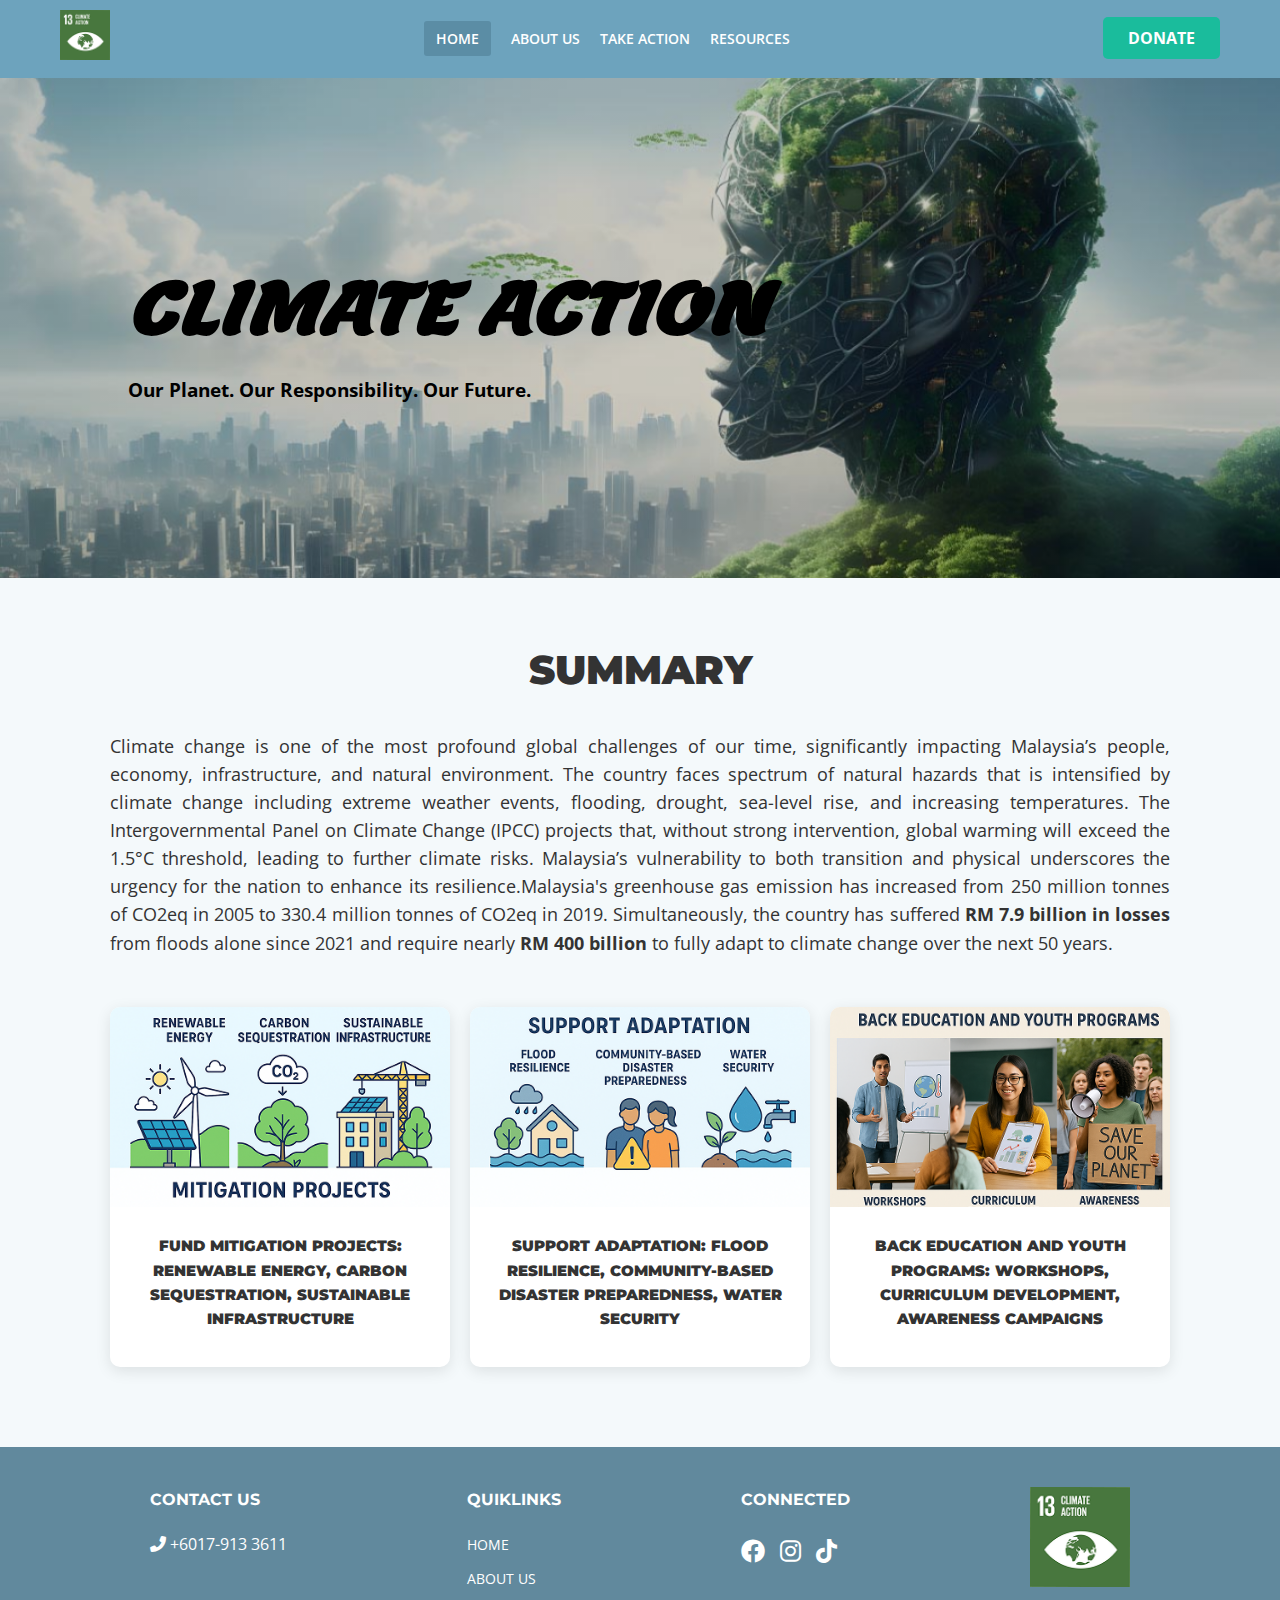
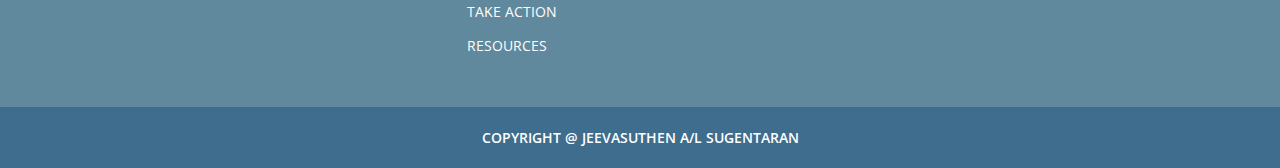
<file: index.html>
<!DOCTYPE html>
<html lang="en">
<head>
    <meta charset="UTF-8">
    <title>Climate Action - Home</title>
    <link rel="stylesheet" href="style.css">
    <link href="https://fonts.googleapis.com/css2?family=Lemon&family=Montserrat:wght@900&family=Open+Sans:wght@400;600&display=swap" rel="stylesheet">
    <link rel="stylesheet" href="https://cdnjs.cloudflare.com/ajax/libs/font-awesome/6.0.0/css/all.min.css">
</head>
<body>

    <header>
        <div class="nav-container">
            <div class="logo"><img src="logo.png" height="50" alt="Logo"></div>
            <nav>
                <ul>
                    <li><a href="index.html" class="active">HOME</a></li>
                    <li><a href="about us.html">ABOUT US</a></li>
                    <li><a href="take-action.html">TAKE ACTION</a></li>
                    <li><a href="resources.html">RESOURCES</a></li>
                </ul>
            </nav>
           <div class="donate-btn"><a href="donate.html">DONATE</a></div>
        </div>
    </header>

    <section class="hero">
        <div class="hero-content">
            <h1>CLIMATE ACTION</h1>
            <p>Our Planet. Our Responsibility. Our Future.</p>
        </div>
    </section>

    <main class="summary-container">
        <h2 class="summary-header">SUMMARY</h2>
        
        <div class="summary-text">
            <p>Climate change is one of the most profound global challenges of our time,  significantly impacting Malaysia’s people, economy, infrastructure, and natural  environment. The country faces spectrum of natural hazards that is intensified by  climate change including extreme weather events, flooding, drought, sea-level rise,  and increasing temperatures. The Intergovernmental Panel on Climate Change  (IPCC) projects that, without strong intervention, global warming will exceed the  1.5°C threshold, leading to further climate risks. Malaysia’s vulnerability to both  transition and physical underscores the urgency for the nation to enhance its  resilience.Malaysia's greenhouse gas emission has increased from 250 million tonnes of CO2eq in 2005 to 330.4 million tonnes of CO2eq in 2019. Simultaneously, the country has suffered <strong>RM 7.9 billion in losses</strong> from floods alone since 2021 and require nearly <strong>RM 400 billion</strong> to fully adapt to climate change over the next 50 years.</p>
        </div>

        <div class="summary-cards">
            <div class="card">
                <img src="mitigation.jpg" alt="Mitigation">
                <h3>Fund mitigation projects: renewable energy, carbon sequestration, sustainable infrastructure</h3>
            </div>
            <div class="card">
                <img src="adaptation.jpg" alt="Adaptation">
                <h3>Support adaptation: flood resilience, community-based disaster preparedness, water security</h3>
            </div>
            <div class="card">
                <img src="youth.jpg" alt="Education">
                <h3>Back education and youth programs: workshops, curriculum development, awareness campaigns</h3>
            </div>
        </div>
    </main>

    <footer>
        <div class="footer-container">
            <div class="footer-col">
                <h4>CONTACT US</h4>
                <p><i class="fas fa-phone-alt"></i> +6017-913 3611</p>
            </div>
            <div class="footer-col">
                <h4>QUIKLINKS</h4>
                <ul>
                    <li><a href="index.html">HOME</a></li>
                    <li><a href="about us.html">ABOUT US</a></li>
                    <li><a href="take-action.html">TAKE ACTION</a></li>
                     <li><a href="resources.html">RESOURCES</a></li>
                </ul>
            </div>
            <div class="footer-col">
                <h4>CONNECTED</h4>
                <div class="social-icons">
                     <a href="https://www.facebook.com"><i class="fab fa-facebook"></i></a>
                    <a href="https://www.instagram.com"><i class="fab fa-instagram"></i></a>
                    <a href="https://www.tiktok.com"><i class="fab fa-tiktok"></i></a>
                </div>
            </div>
            <div class="footer-logo">
                <img src="sdg13-logo.png" width="100" alt="SDG 13">
            </div>
        </div>
    </footer>
    <div class="copyright-bar">
        COPYRIGHT @ JEEVASUTHEN A/L SUGENTARAN
    </div>
<script src="https://code.jquery.com/jquery-3.6.0.min.js"></script> <script src="script.js"></script>
</body>
</html>
</file>
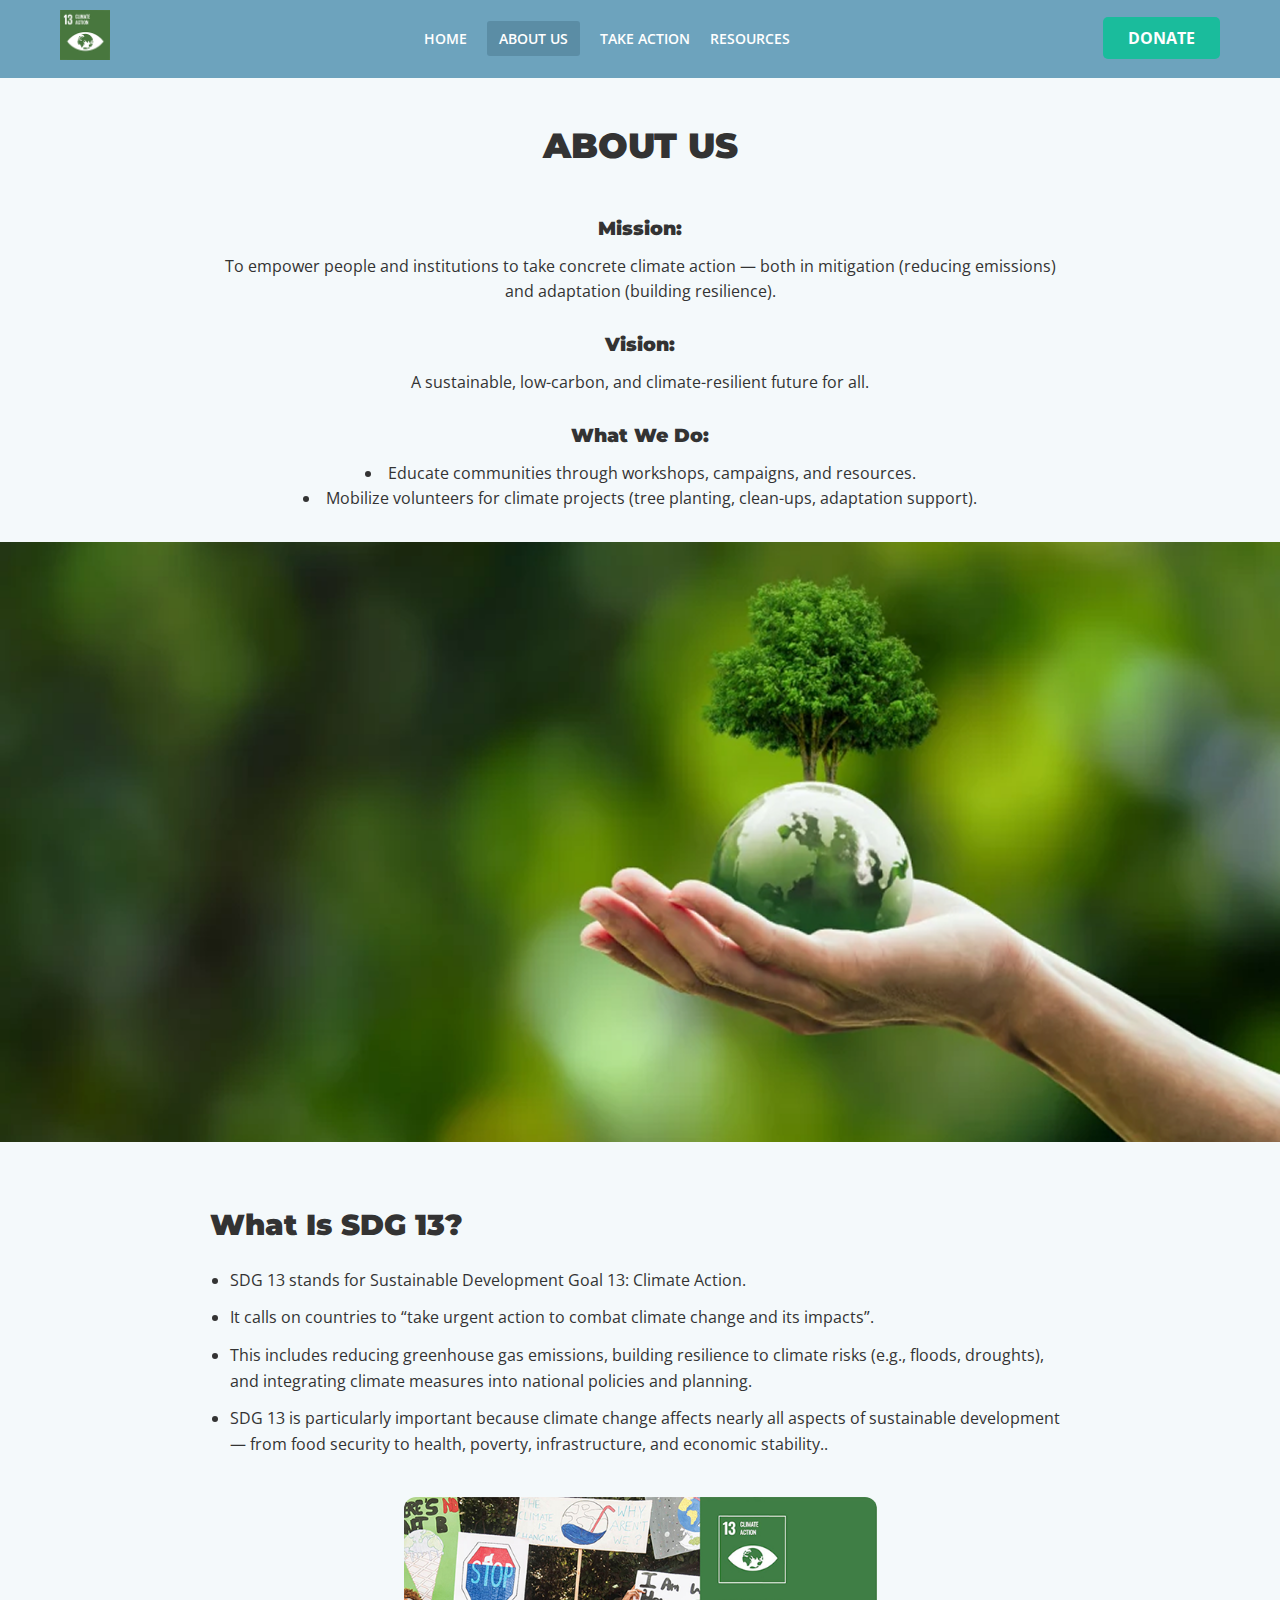
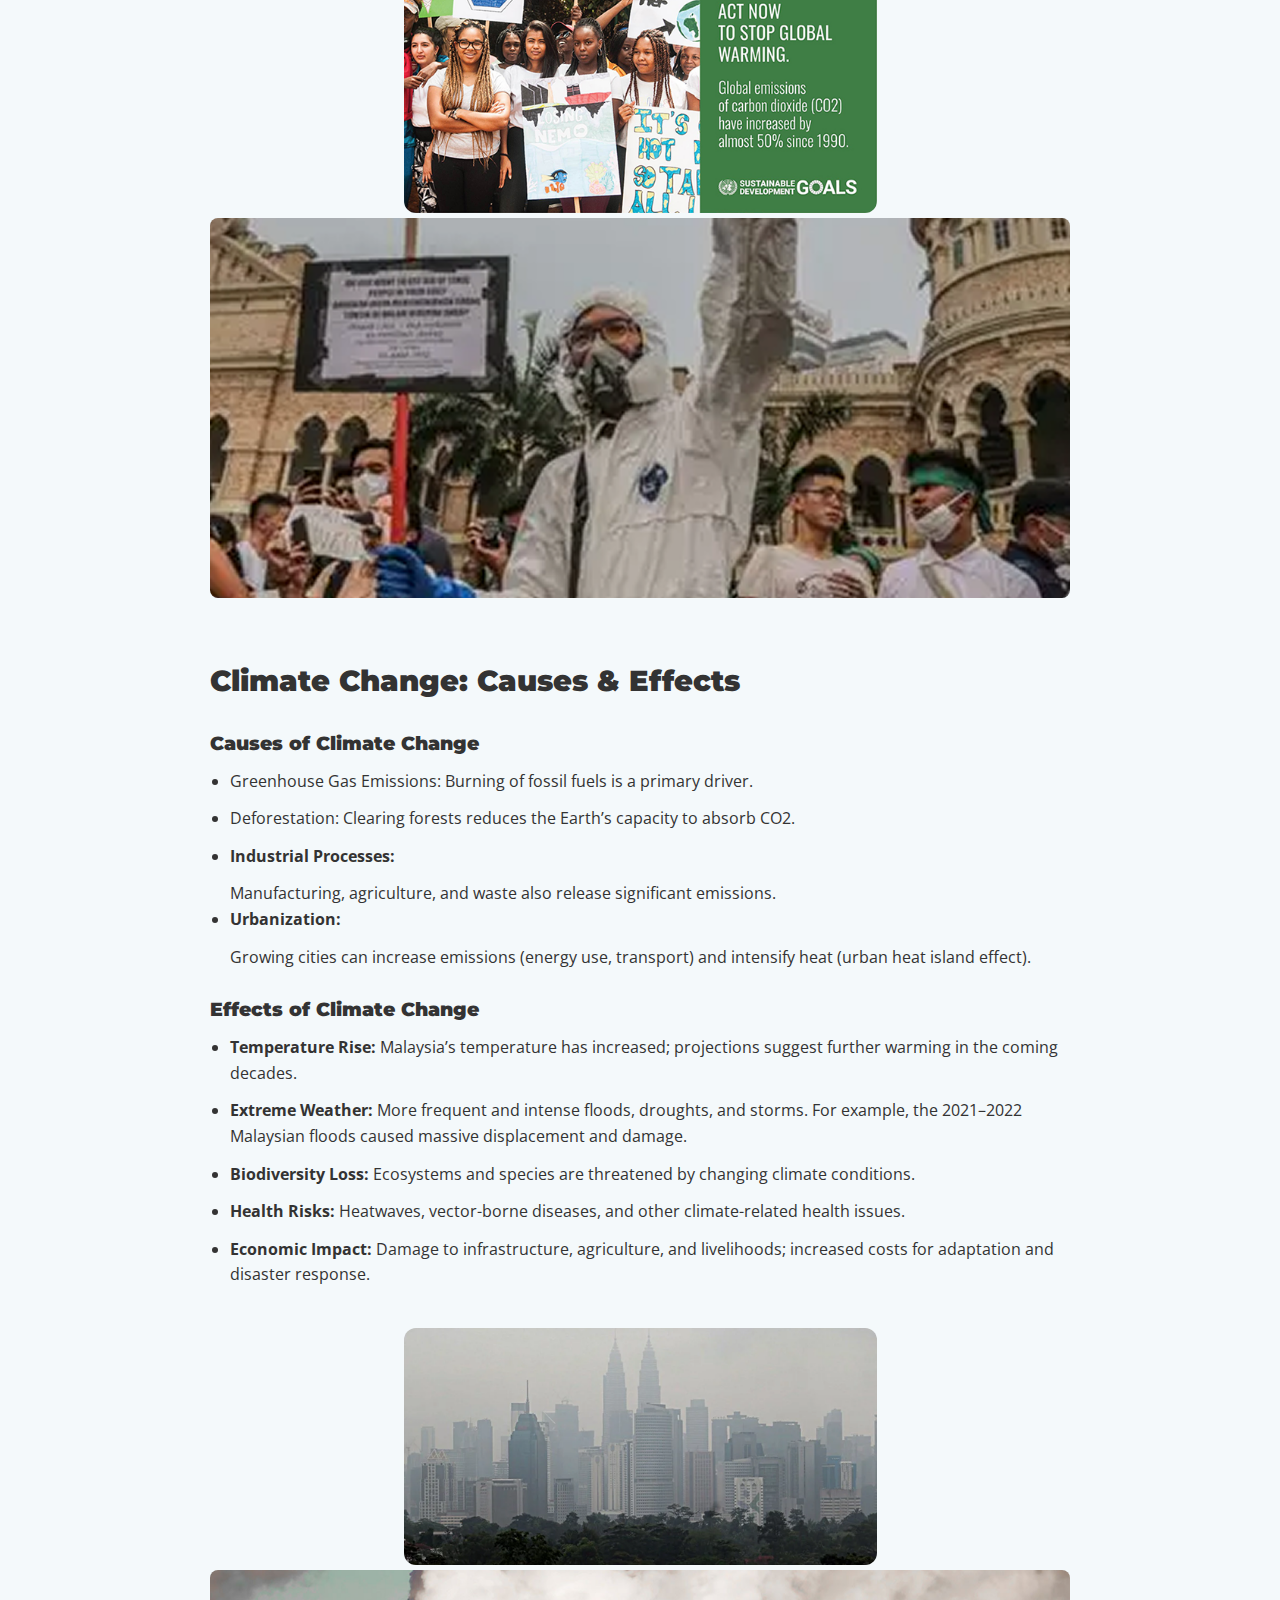
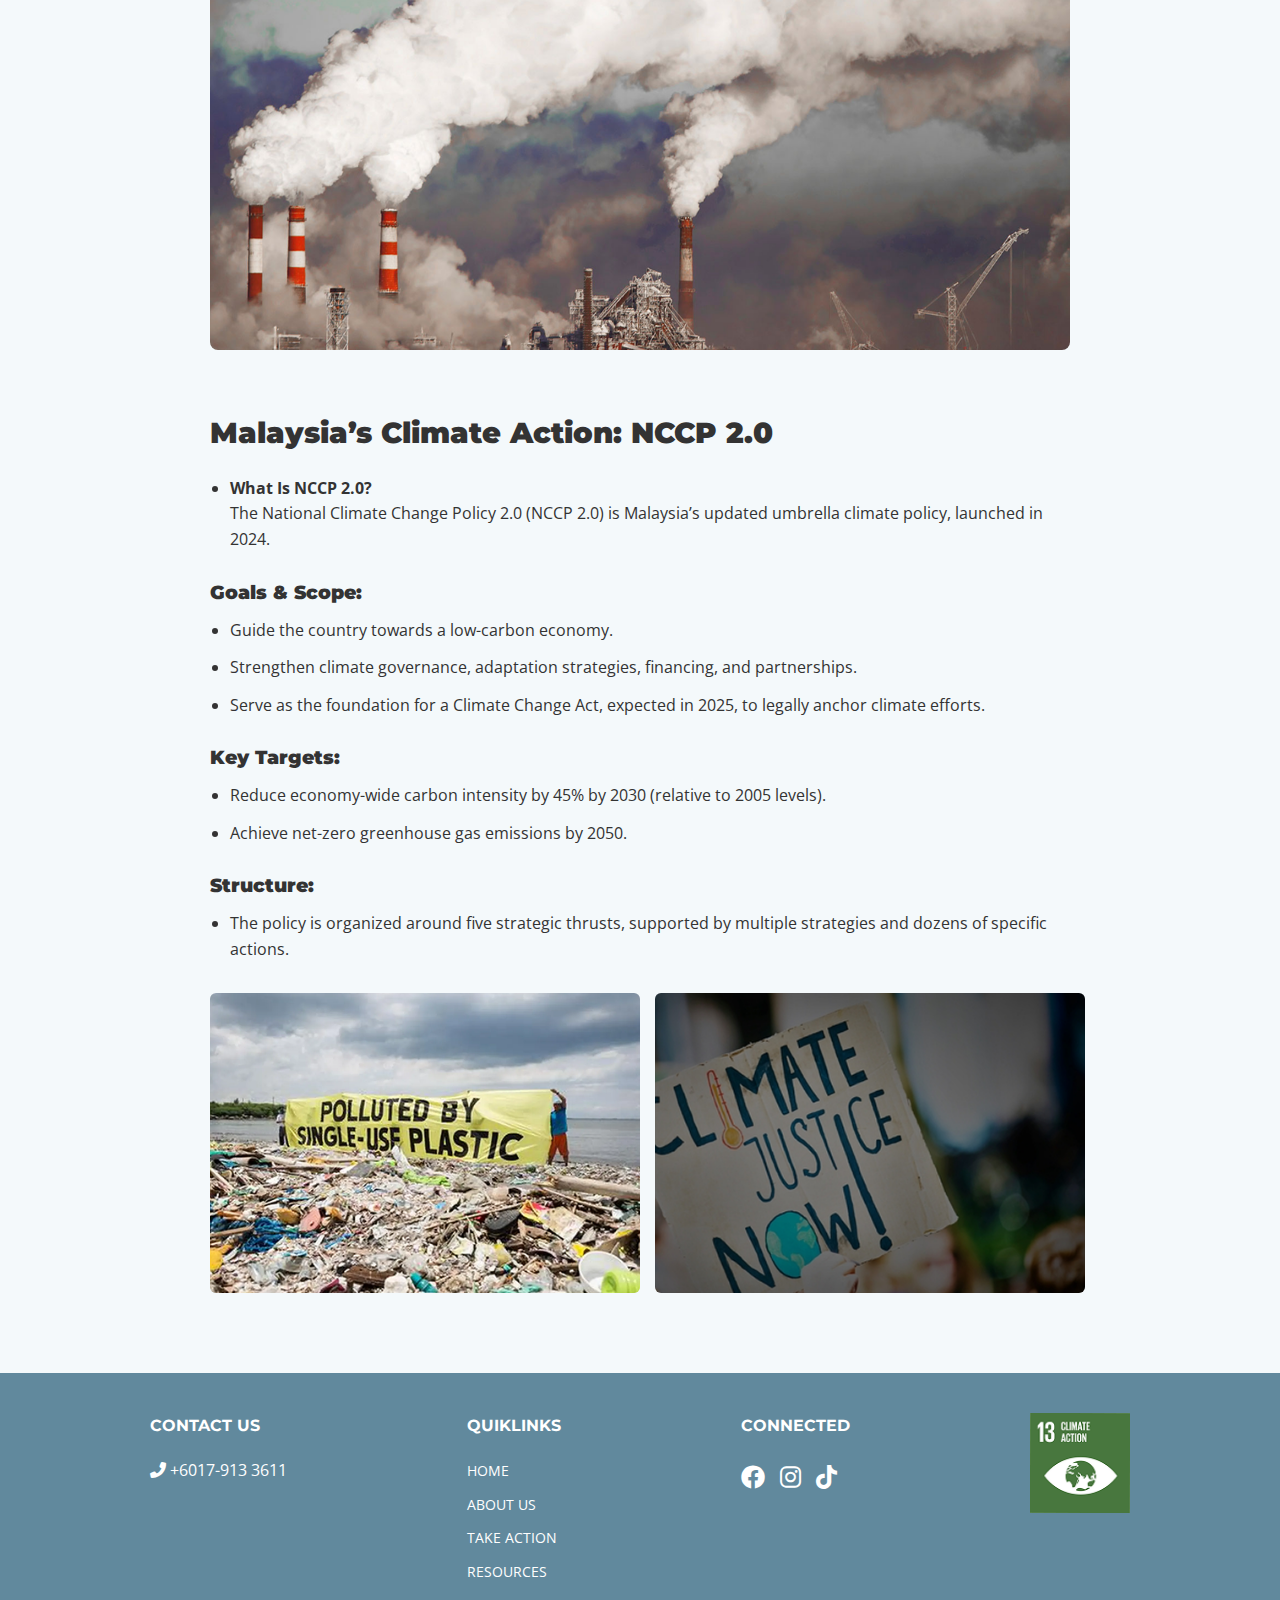
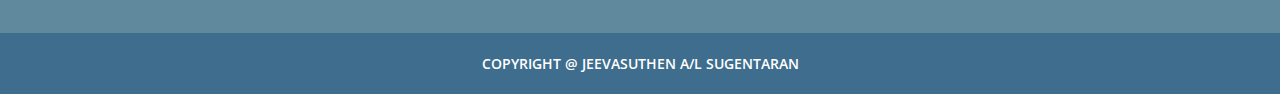
<file: about us.html>
<!DOCTYPE html>
<html lang="en">
<head>
    <meta charset="UTF-8">
    <title>Climate Action - About Us</title>
    <link rel="stylesheet" href="style.css">
    <link href="https://fonts.googleapis.com/css2?family=Montserrat:wght@900&family=Open+Sans:wght@400;600;700&display=swap" rel="stylesheet">
    <link rel="stylesheet" href="https://cdnjs.cloudflare.com/ajax/libs/font-awesome/6.0.0/css/all.min.css">
</head>
<body>

    <header>
        <div class="nav-container">
            <div class="logo"><img src="logo.png" height="50" alt="Logo"></div>
            <nav>
                <ul>
                    <li><a href="index.html">HOME</a></li>
                    <li><a href="about us.html" class="active">ABOUT US</a></li>
                    <li><a href="take-action.html">TAKE ACTION</a></li>
                    <li><a href="resources.html">RESOURCES</a></li>
                </ul>
            </nav>
        <div class="donate-btn"><a href="donate.html">DONATE</a></div>
        </div>
    </header>

    <main class="about-container">
        
        <section class="wireframe-section center-text">
            <h1 class="about-header">ABOUT US</h1>
            <div class="mission-vision">
                <h3>Mission:</h3>
                <p>To empower people and institutions to take concrete climate action — both in mitigation (reducing emissions) and adaptation (building resilience).</p>
                
                <h3>Vision:</h3>
                <p>A sustainable, low-carbon, and climate-resilient future for all.</p>
                
                <h3>What We Do:</h3>
                <ul class="bullet-list-center">
                    <li>Educate communities through workshops, campaigns, and resources.</li>
                    <li>Mobilize volunteers for climate projects (tree planting, clean-ups, adaptation support).</li>
                </ul>
            </div>
            <img src="hands-earth.jpg" class="img-big-fit" alt="Planting for Earth">
        </section>

        <section class="wireframe-section">
            <h2 class="sub-header">What Is SDG 13?</h2>
            <ul class="bullet-list">
                <li>SDG 13 stands for Sustainable Development Goal 13: Climate Action.</li>
                <li>It calls on countries to “take urgent action to combat climate change and its impacts”.</li>
                <li>This includes reducing greenhouse gas emissions, building resilience to climate risks (e.g., floods, droughts), and integrating climate measures into national policies and planning.</li>
                <li>SDG 13 is particularly important because climate change affects nearly all aspects of sustainable development — from food security to health, poverty, infrastructure, and economic stability..</li>
            </ul>
            <img src="protest.jpg" class="img-small-center" alt="Protest Small">
            <img src="activism-group.jpg" class="img-wide-rect" alt="Activists Wide">
        </section>

        <section class="wireframe-section">
            <h2 class="sub-header">Climate Change: Causes & Effects</h2>
            <h3>Causes of Climate Change</h3>
            <ul class="bullet-list">
                <li>Greenhouse Gas Emissions: Burning of fossil fuels is a primary driver.</li>
                <li>Deforestation: Clearing forests reduces the Earth’s capacity to absorb CO2.</li>
                 <li><strong>Industrial Processes:</strong></li>      <p>Manufacturing, agriculture, and waste also release significant emissions.</p>
           
                 <li><strong>Urbanization: </strong></li>
                 <p>Growing cities can increase emissions (energy use, transport) and intensify heat (urban heat island effect).</p>
            </ul>

            <h3 class="mt-20">Effects of Climate Change</h3>
            <ul class="bullet-list">
                <li><strong>Temperature Rise:</strong> Malaysia’s temperature has increased; projections suggest further warming in the coming decades. </li>
                <li><strong>Extreme Weather:</strong> More frequent and intense floods, droughts, and storms. For example, the 2021–2022 Malaysian floods caused massive displacement and damage.</li>
                  <li><strong>Biodiversity Loss:</strong> Ecosystems and species are threatened by changing climate conditions. </li>
                    <li><strong>Health Risks:</strong> Heatwaves, vector-borne diseases, and other climate-related health issues. </li>
                     <li><strong>Economic Impact:</strong> Damage to infrastructure, agriculture, and livelihoods; increased costs for adaptation and disaster response. </li>
            </ul>
            <img src="city-smog.jpg" class="img-small-center" alt="Impact Small">
            <img src="factory-smoke.jpg" class="img-wide-rect" alt="Pollution Wide">
        </section>

        <section class="wireframe-section">
            <h2 class="sub-header">Malaysia’s Climate Action: NCCP 2.0</h2>
            <ul class="bullet-list">
                <li><strong>What Is NCCP 2.0?</strong><br>
                The National Climate Change Policy 2.0 (NCCP 2.0) is Malaysia’s updated umbrella climate policy, launched in 2024.</li>
            </ul>

            <h3>Goals & Scope:</h3>
            <ul class="bullet-list">
                <li>Guide the country towards a low-carbon economy.</li>
                <li>Strengthen climate governance, adaptation strategies, financing, and partnerships.</li>
                <li>Serve as the foundation for a Climate Change Act, expected in 2025, to legally anchor climate efforts.</li>
            </ul>

            <h3>Key Targets:</h3>
            <ul class="bullet-list">
                <li>Reduce economy-wide carbon intensity by 45% by 2030 (relative to 2005 levels).</li>
                <li>Achieve net-zero greenhouse gas emissions by 2050.</li>
            </ul>

            <h3>Structure:</h3>
            <ul class="bullet-list">
                <li>The policy is organized around five strategic thrusts, supported by multiple strategies and dozens of specific actions.</li>
            </ul>

            <div class="image-grid-bottom">
                <img src="pollution.jpg" alt="Polluted Area">
                <img src="justice.jpg" alt="Climate Justice">
            </div>
        </section>
    </main>

    <footer>
        <div class="footer-container">
            <div class="footer-col">
                <h4>CONTACT US</h4>
                <p><i class="fas fa-phone-alt"></i> +6017-913 3611</p>
            </div>
            <div class="footer-col">
                <h4>QUIKLINKS</h4>
                <ul>
                    <li><a href="index.html">HOME</a></li>
                    <li><a href="about us.html">ABOUT US</a></li>
                    <li><a href="take-action.html">TAKE ACTION</a></li>
                     <li><a href="resources.html">RESOURCES</a></li>
                </ul>
            </div>
            <div class="footer-col">
                <h4>CONNECTED</h4>
                <div class="social-icons">
                   <a href="https://www.facebook.com"><i class="fab fa-facebook"></i></a>
                    <a href="https://www.instagram.com"><i class="fab fa-instagram"></i></a>
                    <a href="https://www.tiktok.com"><i class="fab fa-tiktok"></i></a>
                </div>
            </div>
            <div class="footer-logo">
                <img src="sdg13-logo.png" width="100" alt="SDG 13">
            </div>
        </div>
    </footer>
    <div class="copyright-bar">COPYRIGHT @ JEEVASUTHEN A/L SUGENTARAN</div>
    <script src="https://code.jquery.com/jquery-3.6.0.min.js"></script> <script src="script.js"></script>
</body>
</html>
</file>
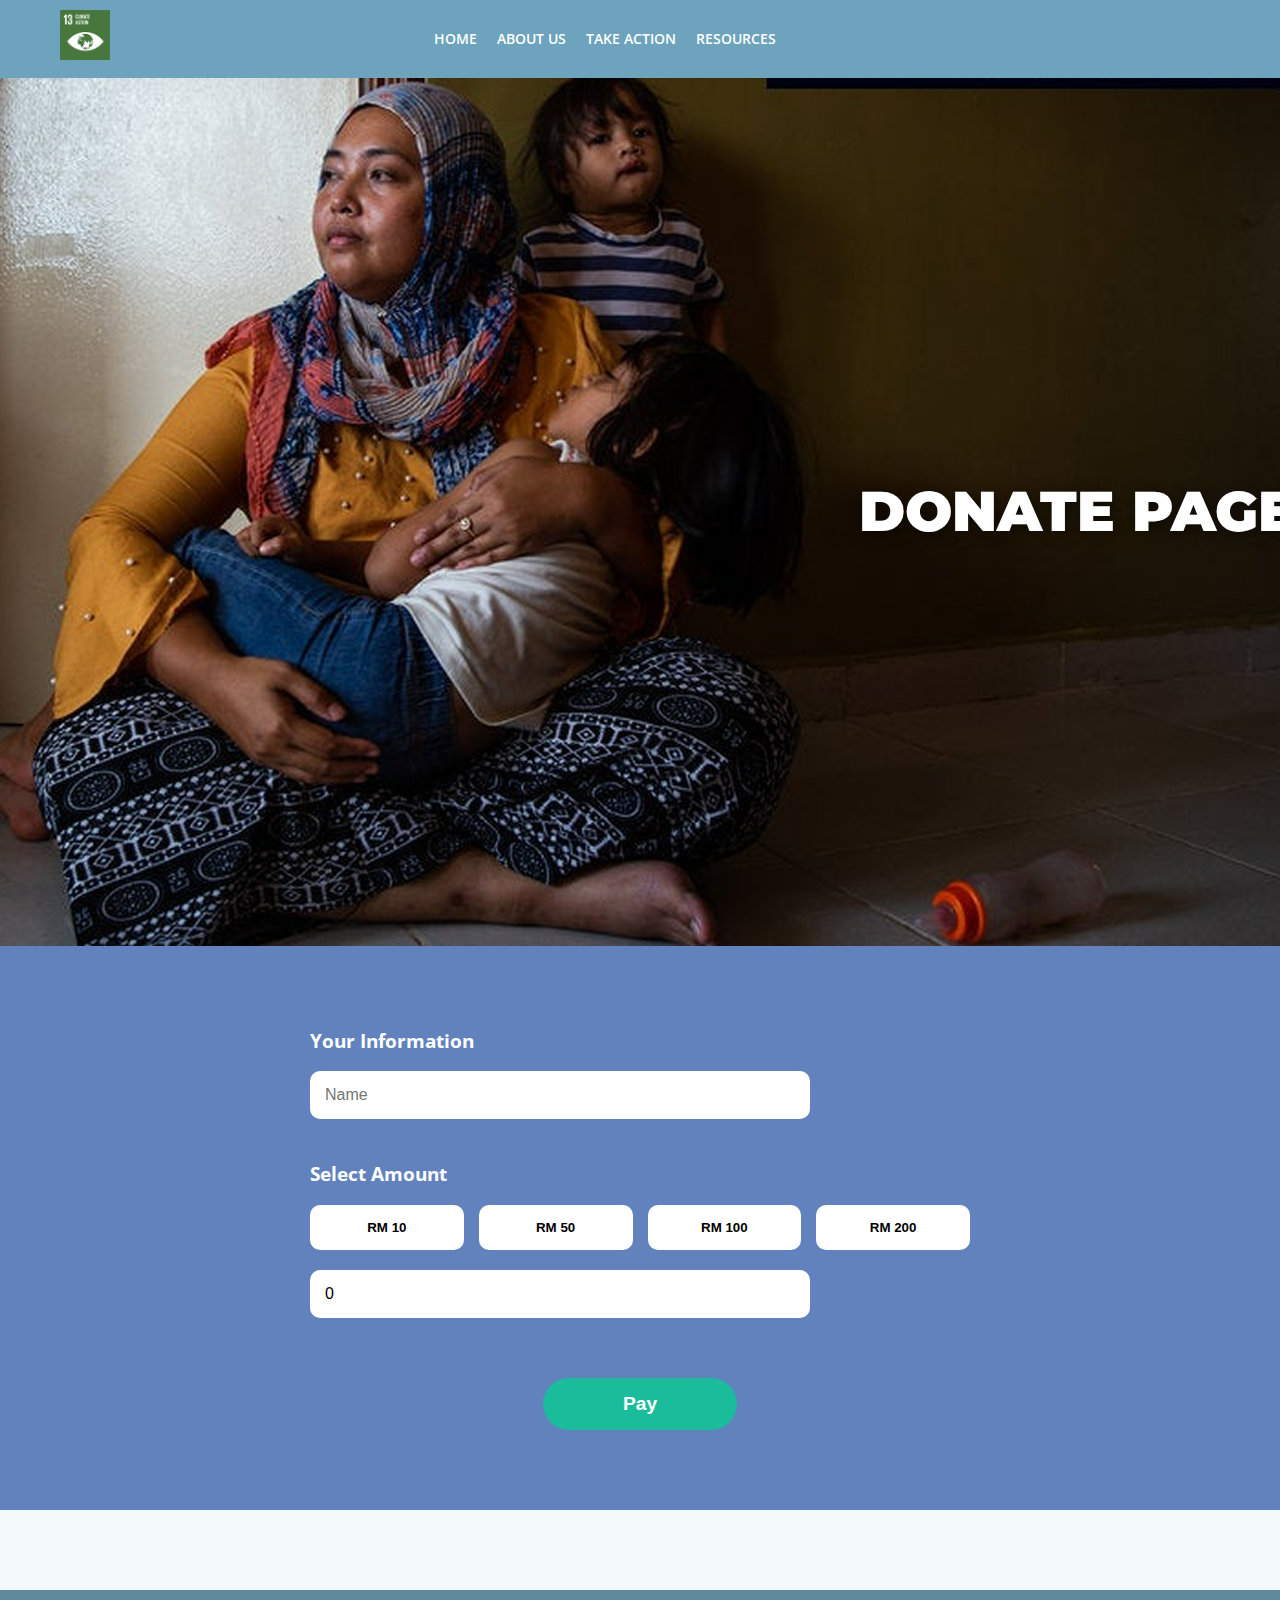
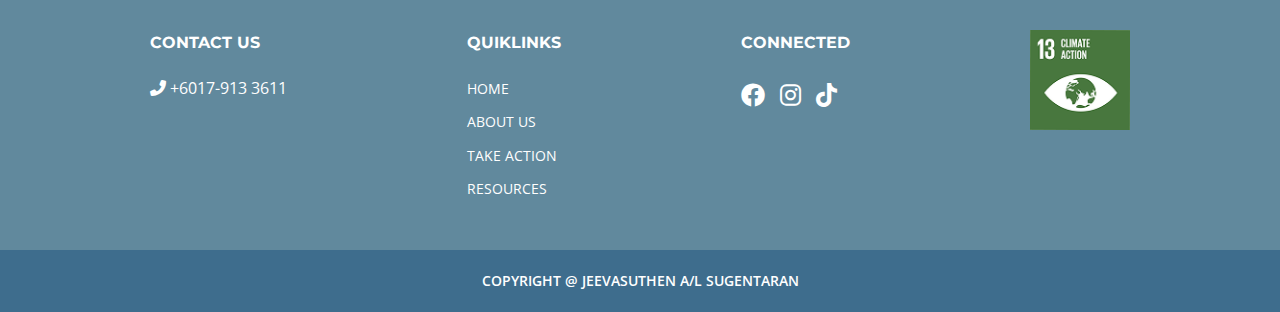
<file: donate.html>
<!DOCTYPE html>
<html lang="en">
<head>
    <meta charset="UTF-8">
    <title>Donate - Climate Action</title>
    <link rel="stylesheet" href="style.css">
    <link href="https://fonts.googleapis.com/css2?family=Montserrat:wght@900&family=Open+Sans:wght@400;600;700&display=swap" rel="stylesheet">
    <link rel="stylesheet" href="https://cdnjs.cloudflare.com/ajax/libs/font-awesome/6.0.0/css/all.min.css">
</head>
<body>

    <header>
        <div class="nav-container">
            <div class="logo"><img src="logo.png" height="50" alt="Logo"></div>
            <nav>
                <ul>
                    <li><a href="index.html">HOME</a></li>
                    <li><a href="about US.html">ABOUT US</a></li>
                    <li><a href="take-action.html">TAKE ACTION</a></li>
                    <li><a href="resources.html">RESOURCES</a></li>
                </ul>
            </nav>
            <div style="width: 120px;"></div>
        </div>
    </header>

    <main class="donate-page-wrapper">
        <div class="donate-hero-container">
            <img src="donate-hero.jpg" class="donate-hero-img" alt="Donate Page Hero">
            <h1 class="donate-hero-title">DONATE PAGE</h1>
        </div>

        <section class="donate-form-section">
            <div class="form-content-box">
                <form id="donationForm">
                    <div class="input-section">
                        <label>Your Information</label>
                        <input type="text" id="userName" placeholder="Name" required>
                    </div>

                    <div class="amount-section">
                        <label>Select Amount</label>
                        <div class="amount-button-grid">
                            <button type="button" class="amount-option" onclick="selectDonateAmount(10)">RM 10</button>
                            <button type="button" class="amount-option" onclick="selectDonateAmount(50)">RM 50</button>
                            <button type="button" class="amount-option" onclick="selectDonateAmount(100)">RM 100</button>
                            <button type="button" class="amount-option" onclick="selectDonateAmount(200)">RM 200</button>
                        </div>
                        
                        <div class="custom-input-box">
                            <input type="number" id="displayAmount" placeholder="CUSTOM AMOUNT" min="0" value="0">
                        </div>
                    </div>

                    <div class="submit-area">
                        <button type="submit" class="pay-now-btn">Pay</button>
                    </div>
                </form>
            </div>
        </section>
    </main>

    <footer>
        <div class="footer-container">
            <div class="footer-col">
                <h4>CONTACT US</h4>
                <p><i class="fas fa-phone-alt"></i> +6017-913 3611</p>
            </div>
            <div class="footer-col">
                <h4>QUIKLINKS</h4>
                <ul>
                    <li><a href="index.html">HOME</a></li>
                    <li><a href="about us.html">ABOUT US</a></li>
                    <li><a href="take-action.html">TAKE ACTION</a></li>
                      <li><a href="resources.html">RESOURCES</a></li>
                </ul>
            </div>
            <div class="footer-col">
                <h4>CONNECTED</h4>
                <div class="social-icons">
       <a href="https://www.facebook.com"><i class="fab fa-facebook"></i></a>
                    <a href="https://www.instagram.com"><i class="fab fa-instagram"></i></a>
                    <a href="https://www.tiktok.com"><i class="fab fa-tiktok"></i></a>
                </div>
            </div>
            <div class="footer-logo">
                <img src="sdg13-logo.png" width="100" alt="SDG 13">
            </div>
        </div>
    </footer>
    <div class="copyright-bar">COPYRIGHT @ JEEVASUTHEN A/L SUGENTARAN</div>

    <script>
        // Function to update the number box when a RM button is clicked
        function selectDonateAmount(amount) {
            document.getElementById('displayAmount').value = amount;
        }

        // Logic for the Pay button
        document.getElementById('donationForm').addEventListener('submit', function(event) {
            event.preventDefault();
            const finalValue = document.getElementById('displayAmount').value;
            const nameValue = document.getElementById('userName').value;

            if (finalValue > 0) {
                alert("Thank you, " + nameValue + "! Your donation of RM " + finalValue + " has been submitted.");
            } else {
                alert("Please enter a donation amount greater than 0.");
            }
        });
    </script>
    <script src="https://code.jquery.com/jquery-3.6.0.min.js"></script> <script src="script.js"></script>
</body>
</html>
</file>
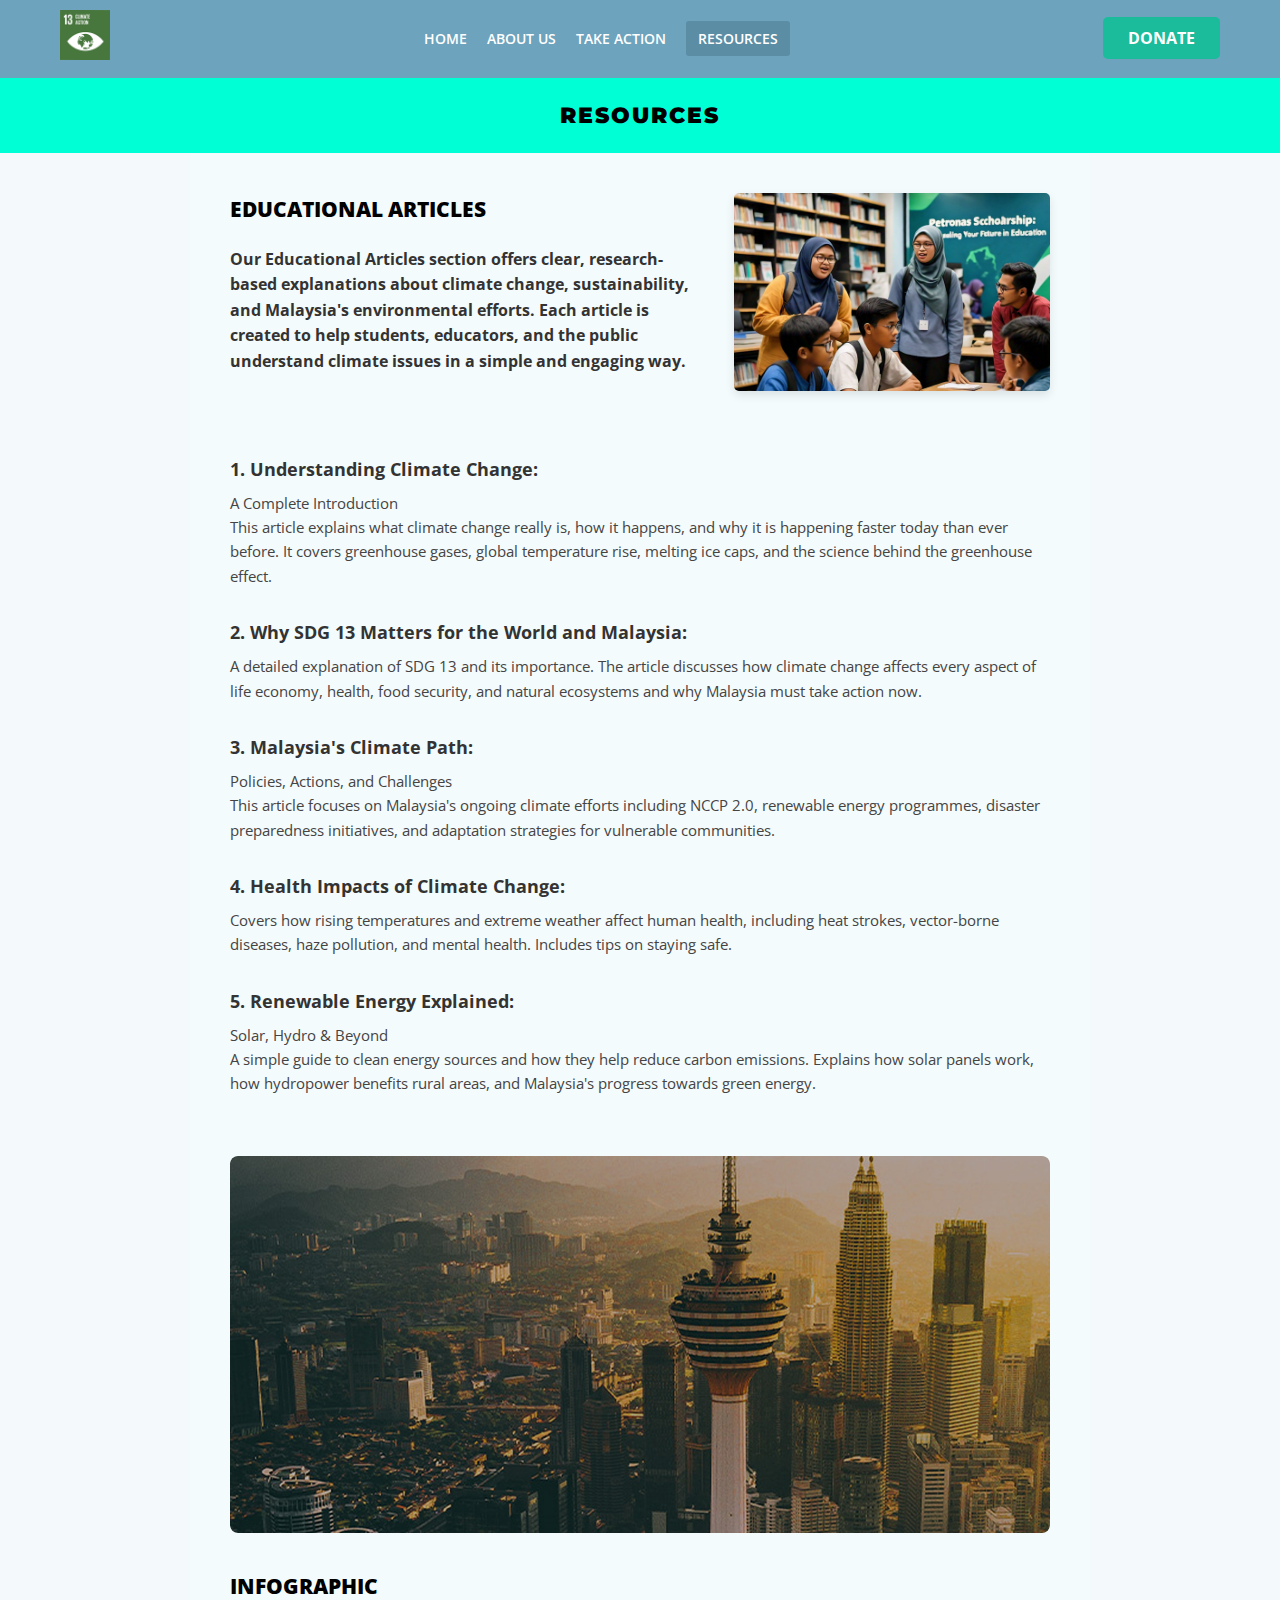
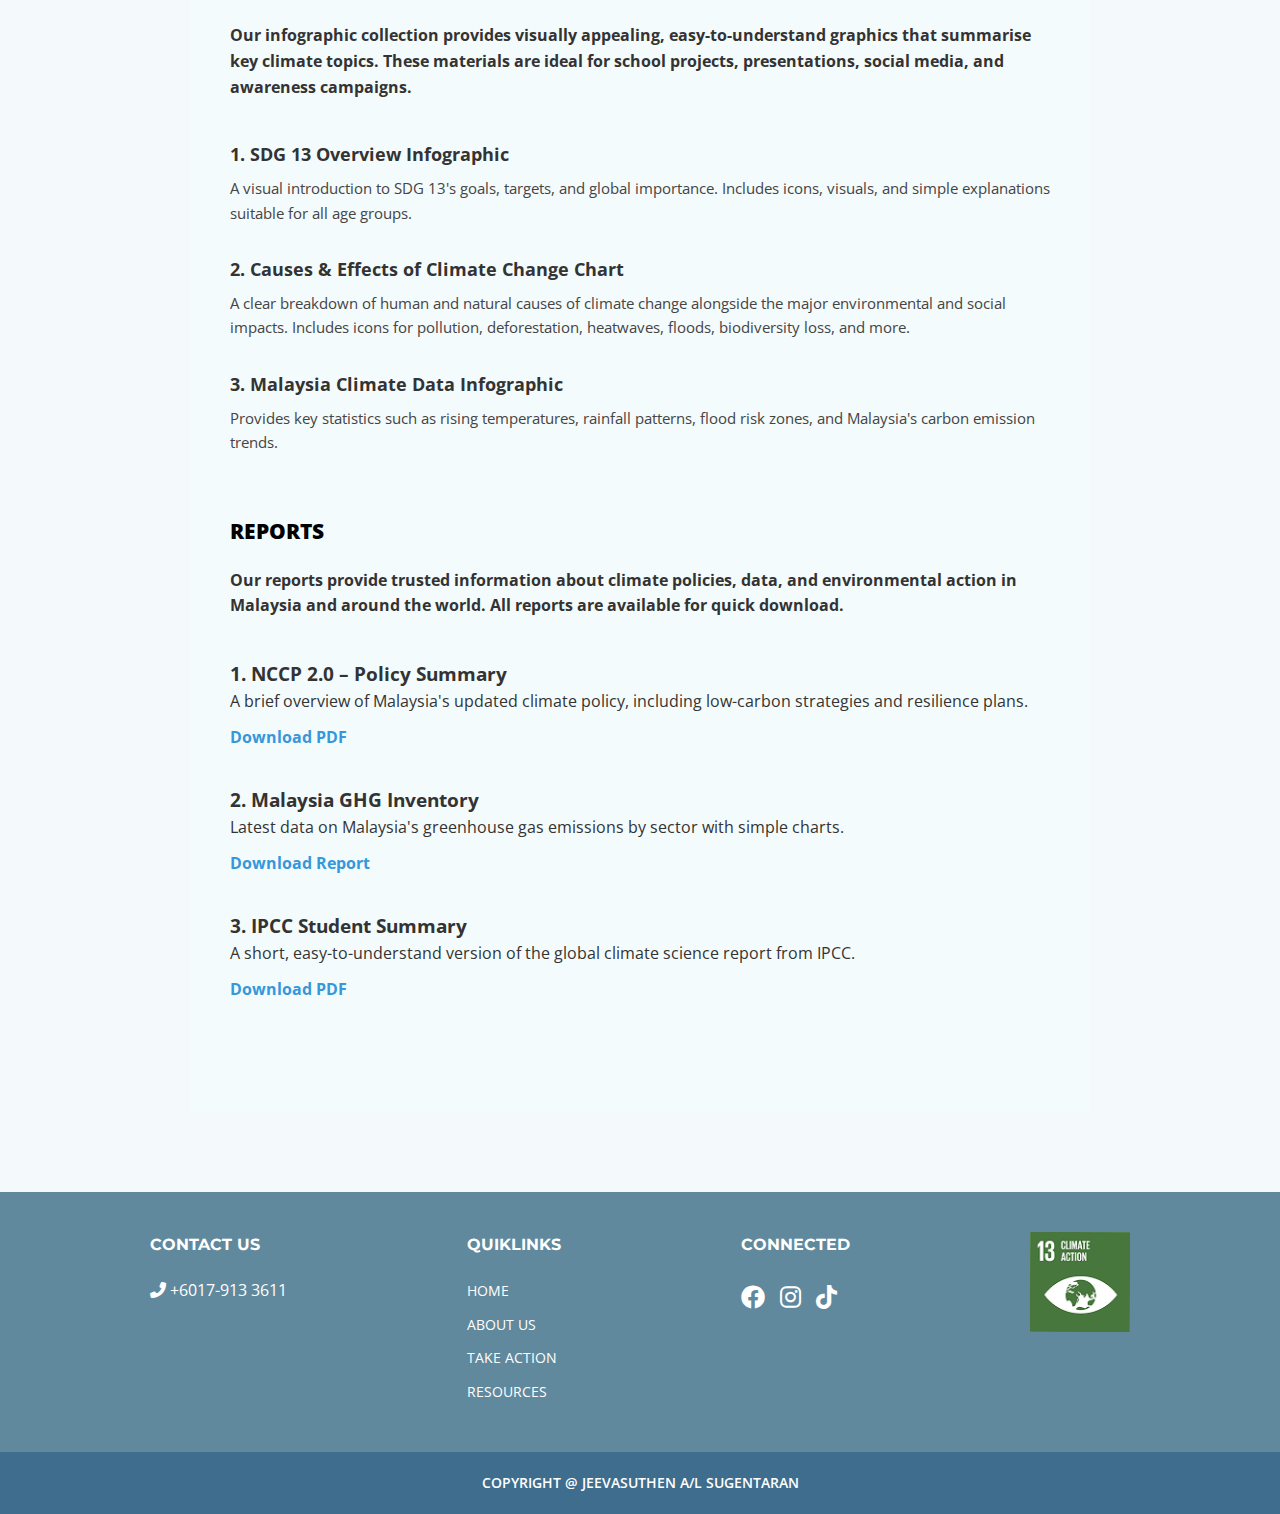
<file: resources.html>
<!DOCTYPE html>
<html lang="en">
<head>
    <meta charset="UTF-8">
    <title>Resources - Climate Action</title>
    <link rel="stylesheet" href="style.css">
    <link href="https://fonts.googleapis.com/css2?family=Montserrat:wght@900&family=Open+Sans:wght@400;600;700&display=swap" rel="stylesheet">
    <link rel="stylesheet" href="https://cdnjs.cloudflare.com/ajax/libs/font-awesome/6.0.0/css/all.min.css">
</head>
<body>

    <header>
        <div class="nav-container">
            <div class="logo"><img src="logo.png" height="50" alt="Logo"></div>
            <nav>
                <ul>
                    <li><a href="index.html">HOME</a></li>
                    <li><a href="about us.html">ABOUT US</a></li>
                    <li><a href="take-action.html">TAKE ACTION</a></li>
                    <li><a href="resources.html" class="active">RESOURCES</a></li>
                </ul>
            </nav>
          <div class="donate-btn"><a href="donate.html">DONATE</a></div>
        </div>
    </header>

    <main class="resources-container">
        
        <div class="page-banner">
            <h1>RESOURCES</h1>
        </div>

        <section class="resource-section">
            <div class="article-intro-flex">
                <div class="article-text">
                    <h2 class="resource-heading">EDUCATIONAL ARTICLES</h2>
                    <p><strong>Our Educational Articles section offers clear, research-based explanations about climate change, sustainability, and Malaysia's environmental efforts. Each article is created to help students, educators, and the public understand climate issues in a simple and engaging way.</strong></p>
                </div>
                <div class="article-img">
                    <img src="students-learning.jpg" alt="Students learning about climate">
                </div>
            </div>

            <div class="article-list">
                <div class="article-item">
                    <h3>1. Understanding Climate Change:</h3>
                    <p>A Complete Introduction<br>
                    This article explains what climate change really is, how it happens, and why it is happening faster today than ever before. It covers greenhouse gases, global temperature rise, melting ice caps, and the science behind the greenhouse effect.</p>
                </div>

                <div class="article-item">
                    <h3>2. Why SDG 13 Matters for the World and Malaysia:</h3>
                    <p>A detailed explanation of SDG 13 and its importance. The article discusses how climate change affects every aspect of life economy, health, food security, and natural ecosystems and why Malaysia must take action now.</p>
                </div>

                <div class="article-item">
                    <h3>3. Malaysia's Climate Path:</h3>
                    <p>Policies, Actions, and Challenges<br>
                    This article focuses on Malaysia's ongoing climate efforts including NCCP 2.0, renewable energy programmes, disaster preparedness initiatives, and adaptation strategies for vulnerable communities.</p>
                </div>

                <div class="article-item">
                    <h3>4. Health Impacts of Climate Change:</h3>
                    <p>Covers how rising temperatures and extreme weather affect human health, including heat strokes, vector-borne diseases, haze pollution, and mental health. Includes tips on staying safe.</p>
                </div>

                <div class="article-item">
                    <h3>5. Renewable Energy Explained:</h3>
                    <p>Solar, Hydro & Beyond<br>
                    A simple guide to clean energy sources and how they help reduce carbon emissions. Explains how solar panels work, how hydropower benefits rural areas, and Malaysia's progress towards green energy.</p>
                </div>
            </div>
        </section>

        <section class="resource-section">
            <img src="kl-cityscape.jpg" class="img-full-resource" alt="KL Cityscape Infographic">
            
            <h2 class="resource-heading">INFOGRAPHIC</h2>
            <p><strong>Our infographic collection provides visually appealing, easy-to-understand graphics that summarise key climate topics. These materials are ideal for school projects, presentations, social media, and awareness campaigns.</strong></p>

            <div class="article-list">
                <div class="article-item">
                    <h3>1. SDG 13 Overview Infographic</h3>
                    <p>A visual introduction to SDG 13's goals, targets, and global importance. Includes icons, visuals, and simple explanations suitable for all age groups.</p>
                </div>
                <div class="article-item">
                    <h3>2. Causes & Effects of Climate Change Chart</h3>
                    <p>A clear breakdown of human and natural causes of climate change alongside the major environmental and social impacts. Includes icons for pollution, deforestation, heatwaves, floods, biodiversity loss, and more.</p>
                </div>
                <div class="article-item">
                    <h3>3. Malaysia Climate Data Infographic</h3>
                    <p>Provides key statistics such as rising temperatures, rainfall patterns, flood risk zones, and Malaysia's carbon emission trends.</p>
                </div>
            </div>
        </section>

        <section class="resource-section">
            <h2 class="resource-heading">REPORTS</h2>
            <p><strong>Our reports provide trusted information about climate policies, data, and environmental action in Malaysia and around the world. All reports are available for quick download.</strong></p>

            <div class="report-list">
                <div class="report-item">
                    <h3>1. NCCP 2.0 – Policy Summary</h3>
                    <p>A brief overview of Malaysia's updated climate policy, including low-carbon strategies and resilience plans.</p>
                    <a href="#" class="download-link">Download PDF</a>
                </div>

                <div class="report-item">
                    <h3>2. Malaysia GHG Inventory</h3>
                    <p>Latest data on Malaysia's greenhouse gas emissions by sector with simple charts.</p>
                    <a href="#" class="download-link">Download Report</a>
                </div>

                <div class="report-item">
                    <h3>3. IPCC Student Summary</h3>
                    <p>A short, easy-to-understand version of the global climate science report from IPCC.</p>
                    <a href="#" class="download-link">Download PDF</a>
                </div>
            </div>
        </section>

    </main>

    <footer>
        <div class="footer-container">
            <div class="footer-col">
                <h4>CONTACT US</h4>
                <p><i class="fas fa-phone-alt"></i> +6017-913 3611</p>
            </div>
            <div class="footer-col">
                <h4>QUIKLINKS</h4>
                <ul>
                    <li><a href="index.html">HOME</a></li>
                    <li><a href="about us.html">ABOUT US</a></li>
                    <li><a href="take-action.html">TAKE ACTION</a></li>
                     <li><a href="resources.html">RESOURCES</a></li>
                </ul>
            </div>
            <div class="footer-col">
                <h4>CONNECTED</h4>
                <div class="social-icons">
                   <a href="https://www.facebook.com"><i class="fab fa-facebook"></i></a>
                    <a href="https://www.instagram.com"><i class="fab fa-instagram"></i></a>
                    <a href="https://www.tiktok.com"><i class="fab fa-tiktok"></i></a>
                </div>
            </div>
            <div class="footer-logo">
                <img src="sdg13-logo.png" width="100" alt="SDG 13">
            </div>
        </div>
    </footer>
    <div class="copyright-bar">COPYRIGHT @ JEEVASUTHEN A/L SUGENTARAN</div>
    <script src="https://code.jquery.com/jquery-3.6.0.min.js"></script> <script src="script.js"></script>
</body>
</html>
</file>
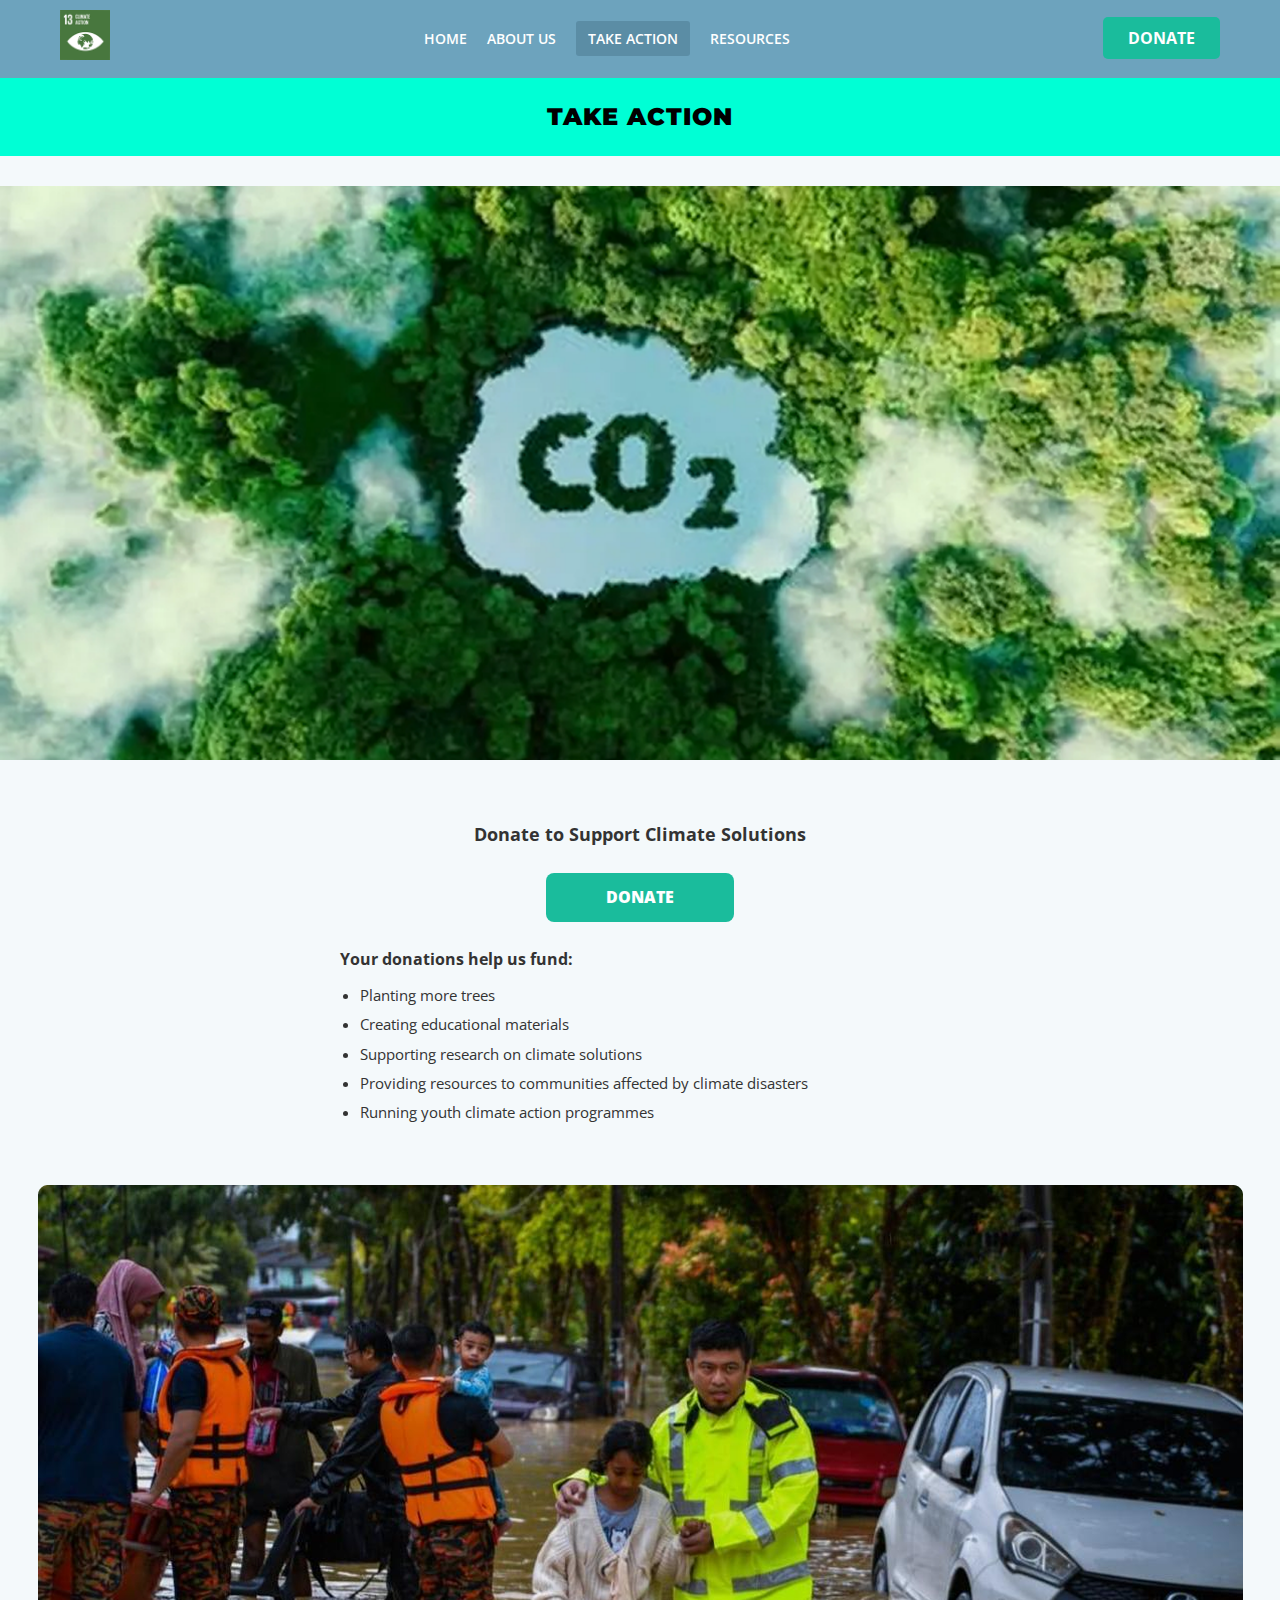
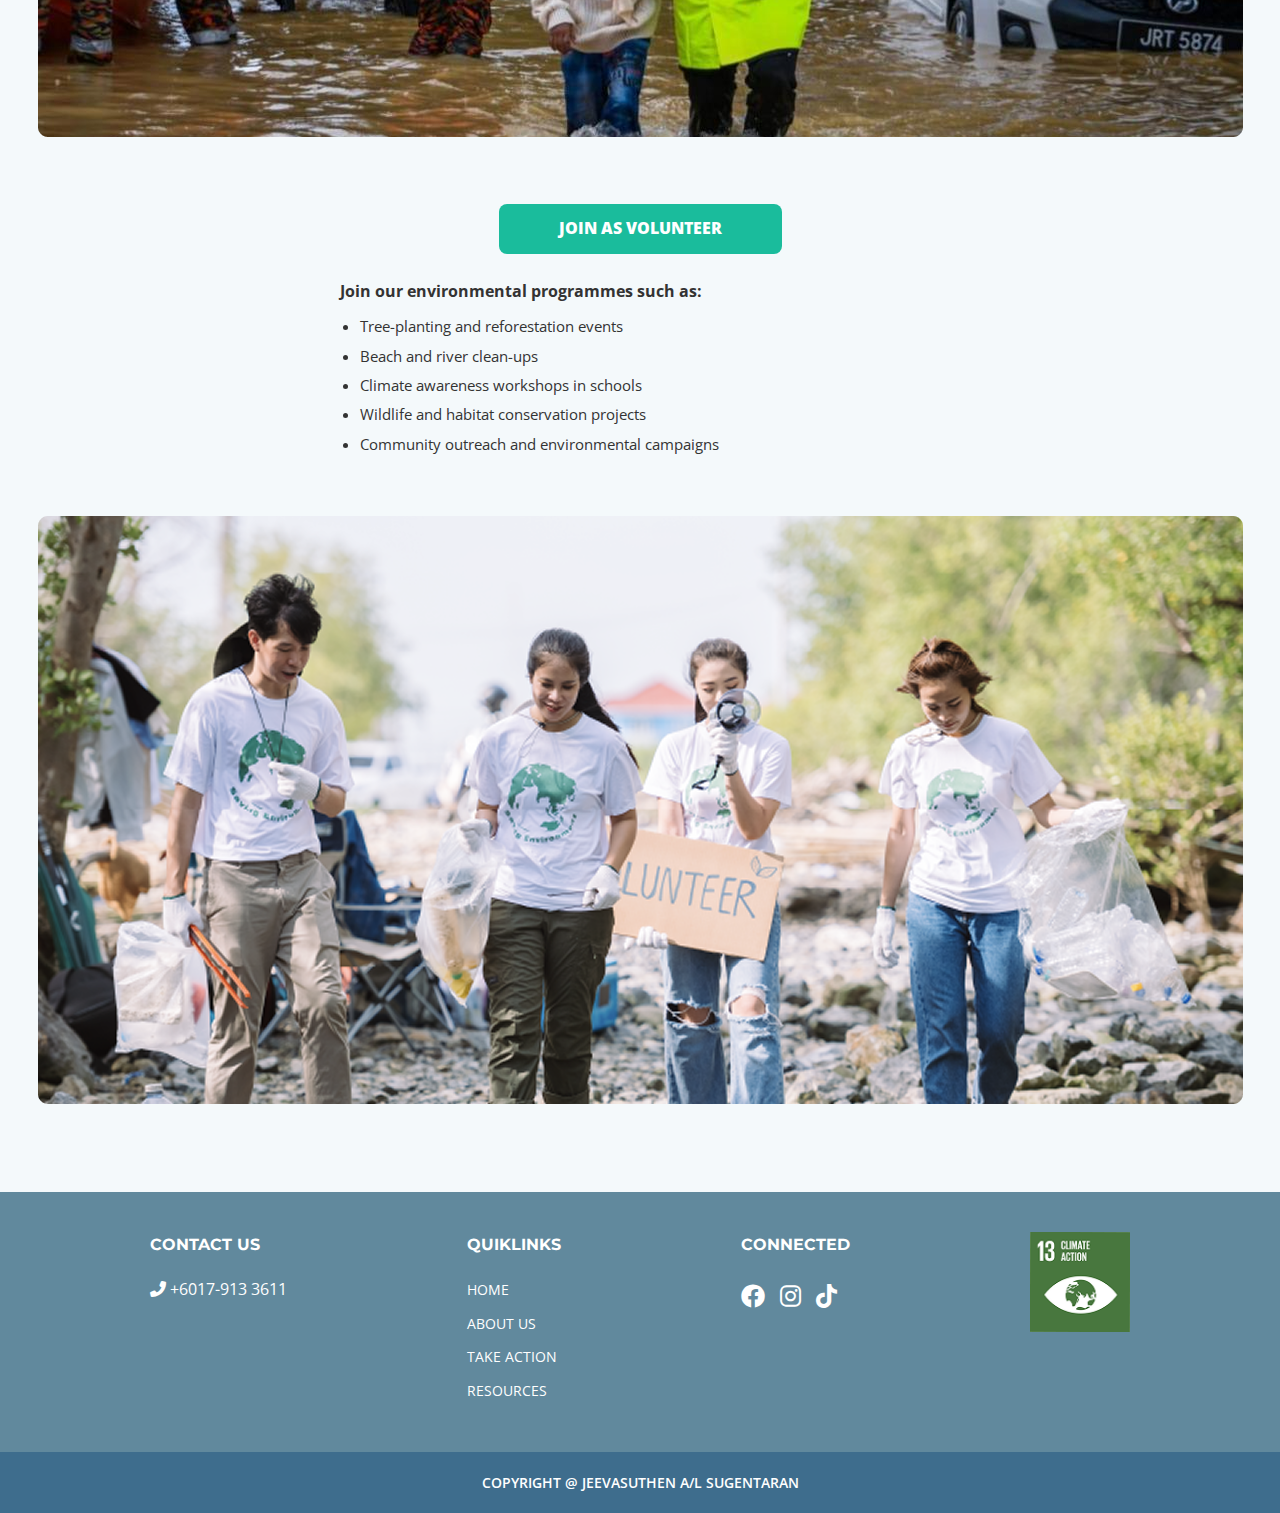
<file: take-action.html>
<!DOCTYPE html>
<html lang="en">
<head>
    <meta charset="UTF-8">
    <title>Take Action - Climate Action</title>
    <link rel="stylesheet" href="style.css">
    <link href="https://fonts.googleapis.com/css2?family=Montserrat:wght@900&family=Open+Sans:wght@400;600;700&display=swap" rel="stylesheet">
    <link rel="stylesheet" href="https://cdnjs.cloudflare.com/ajax/libs/font-awesome/6.0.0/css/all.min.css">
</head>
<body>

    <header>
        <div class="nav-container">
            <div class="logo"><img src="logo.png" height="50" alt="Logo"></div>
            <nav>
                <ul>
                    <li><a href="index.html">HOME</a></li>
                    <li><a href="about us.html">ABOUT US</a></li>
                    <li><a href="" class="active">TAKE ACTION</a></li>
                    <li><a href="resources.html">RESOURCES</a></li>
                </ul>
            </nav>
            <div class="donate-btn"><a href="donate.html">DONATE</a></div>
        </div>
    </header>
<main class="action-container center-text">
        
        <div class="action-header-banner">
            <h1>TAKE ACTION</h1>
        </div>

        <div class="wireframe-section">
            <img src="co2-forest.jpg" class="img-big-fit" alt="CO2 in Forest">
        </div>
    
        <section class="wireframe-section">
            <h3 class="action-title">Donate to Support Climate Solutions</h3>
            <div class="btn-wrapper">
             <a href="donate.html" class="main-action-btn">DONATE</a>
            </div>

            <div class="text-block">
                <p><strong>Your donations help us fund:</strong></p>
                <ul class="bullet-list-simple">
                    <li>Planting more trees</li>
                    <li>Creating educational materials</li>
                    <li>Supporting research on climate solutions</li>
                    <li>Providing resources to communities affected by climate disasters</li>
                    <li>Running youth climate action programmes</li>
                </ul>
            </div>
        </section>

        <div class="wireframe-section">
            <img src="flood-relief.jpg" alt="Flood Relief">
        </div>

        <section class="wireframe-section">
            <div class="btn-wrapper">
                <a href="volunteer.html" class="main-action-btn">JOIN AS VOLUNTEER</a>
            </div>

            <div class="text-block">
                <p><strong>Join our environmental programmes such as:</strong></p>
                <ul class="bullet-list-simple">
                    <li>Tree-planting and reforestation events</li>
                    <li>Beach and river clean-ups</li>
                    <li>Climate awareness workshops in schools</li>
                    <li>Wildlife and habitat conservation projects</li>
                    <li>Community outreach and environmental campaigns</li>
                </ul>
            </div>
        </section>

        <div class="wireframe-section">
            <img src="volunteer-team.jpg" alt="Volunteer Team">
        </div>

    </main>

    <footer>
        <div class="footer-container">
            <div class="footer-col">
                <h4>CONTACT US</h4>
                <p><i class="fas fa-phone-alt"></i> +6017-913 3611</p>
            </div>
            <div class="footer-col">
                <h4>QUIKLINKS</h4>
                <ul>
                    <li><a href="index.html">HOME</a></li>
                    <li><a href="about us.html">ABOUT US</a></li>
                    <li><a href="take-action.html">TAKE ACTION</a></li>
                     <li><a href="resources.html">RESOURCES</a></li>
                </ul>
            </div>
            <div class="footer-col">
                <h4>CONNECTED</h4>
                <div class="social-icons">
                    <a href="https://www.facebook.com"><i class="fab fa-facebook"></i></a>
                    <a href="https://www.instagram.com"><i class="fab fa-instagram"></i></a>
                    <a href="https://www.tiktok.com"><i class="fab fa-tiktok"></i></a>
                </div>
            </div>
            <div class="footer-logo">
                <img src="sdg13-logo.png" width="100" alt="SDG 13">
            </div>
        </div>
    </footer>
    <div class="copyright-bar">COPYRIGHT @ JEEVASUTHEN A/L SUGENTARAN</div>
    <script src="https://code.jquery.com/jquery-3.6.0.min.js"></script> <script src="script.js"></script>
</body>
</html>
</file>
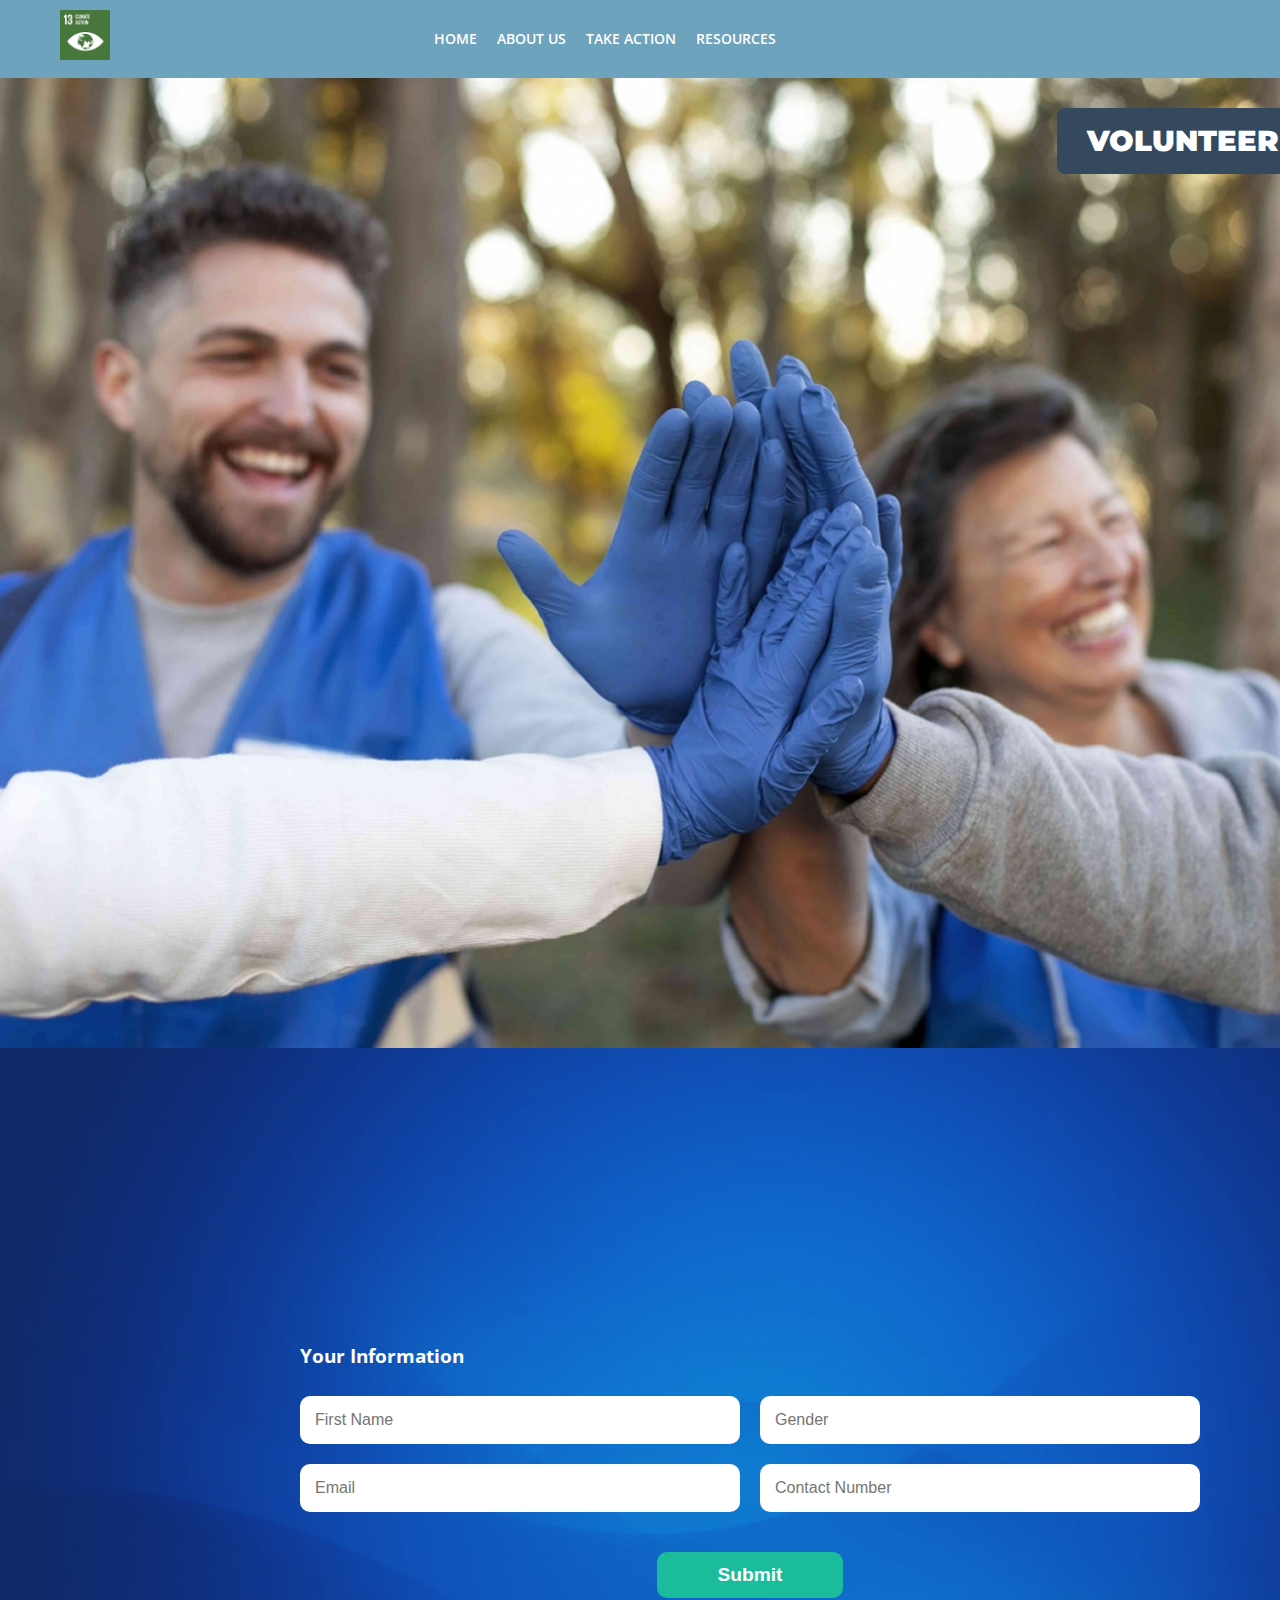
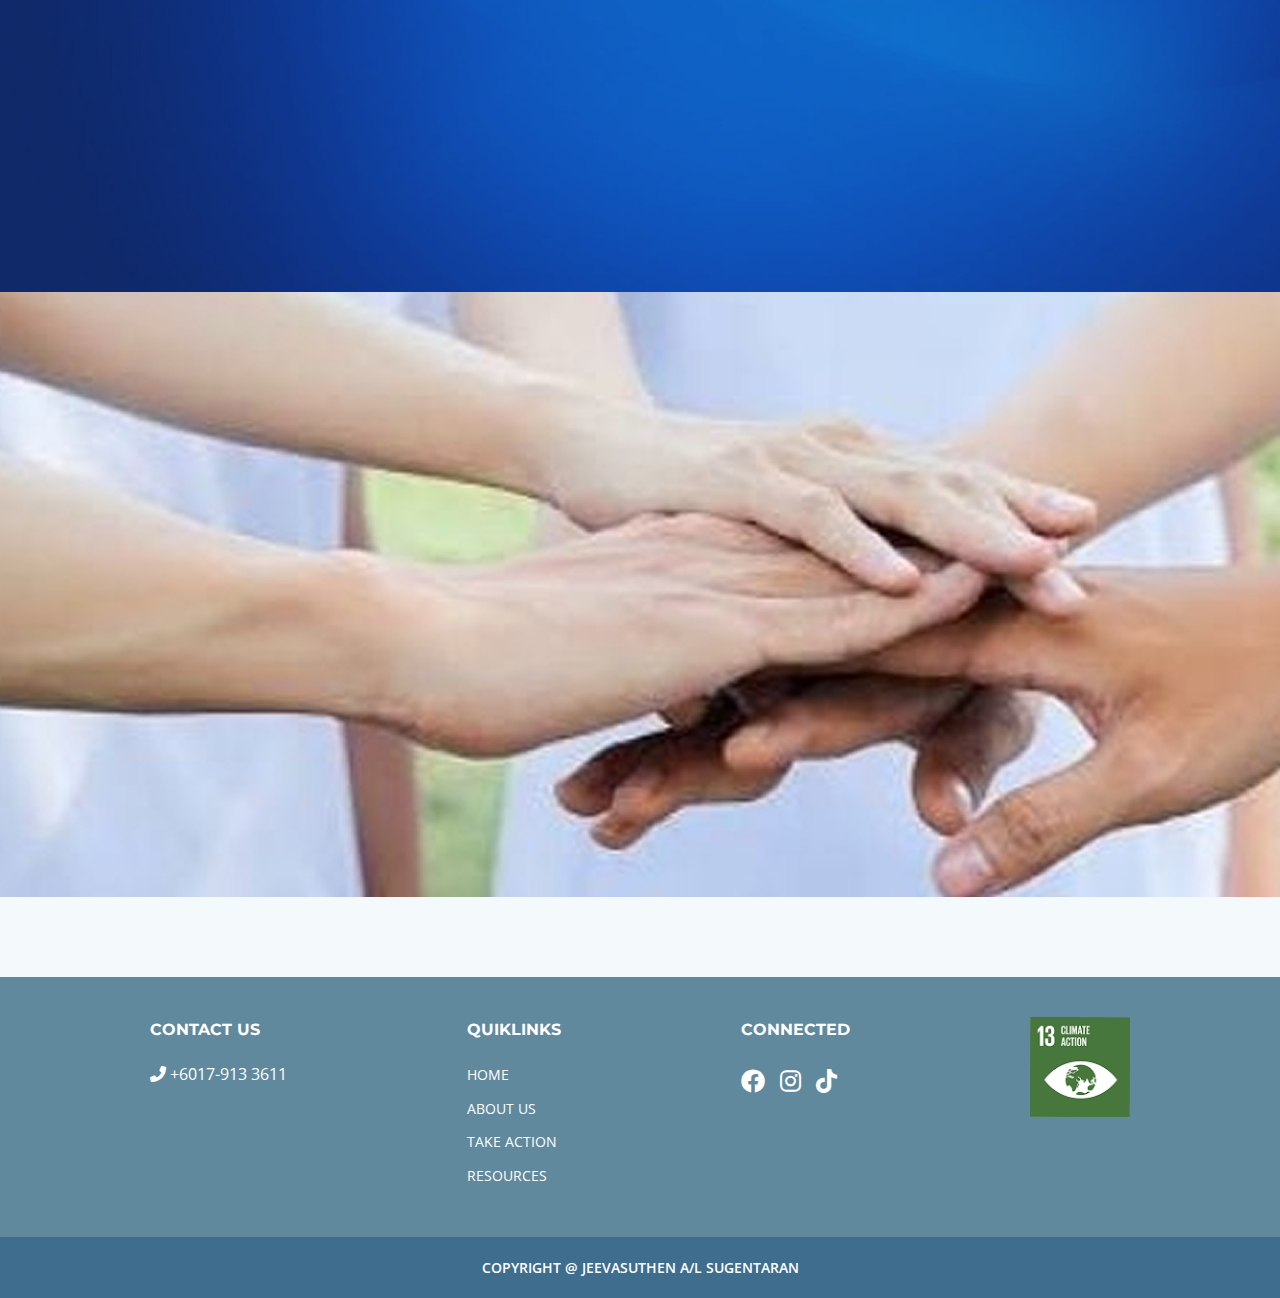
<file: volunteer.html>
<!DOCTYPE html>
<html lang="en">
<head>
    <meta charset="UTF-8">
    <title>Volunteer - Climate Action</title>
    <link rel="stylesheet" href="style.css">
    <link href="https://fonts.googleapis.com/css2?family=Montserrat:wght@900&family=Open+Sans:wght@400;600;700&display=swap" rel="stylesheet">
    <link rel="stylesheet" href="https://cdnjs.cloudflare.com/ajax/libs/font-awesome/6.0.0/css/all.min.css">
</head>
<body>

    <header>
        <div class="nav-container">
            <div class="logo"><img src="logo.png" height="50" alt="Logo"></div>
            <nav>
                <ul>
                    <li><a href="index.html">HOME</a></li>
                    <li><a href="about.html">ABOUT US</a></li>
                    <li><a href="take-action.html">TAKE ACTION</a></li>
                    <li><a href="resources.html">RESOURCES</a></li>
                </ul>
            </nav>
            <div style="width: 120px;"></div>
        </div>
    </header>

    <main class="volunteer-wrapper">
        <div class="vol-hero-container">
            <img src="volunteer-hero.jpg" class="vol-hero-img" alt="Volunteer Hero">
            <div class="vol-hero-label">VOLUNTEER PAGE</div>
        </div>

        <section class="vol-form-section">
            <div class="vol-form-container">
                <form id="volunteerForm">
                    <p class="form-title">Your Information</p>
                    
                    <div class="form-grid">
                        <input type="text" placeholder="First Name" required>
                        <input type="text" placeholder="Gender" required>
                        <input type="email" placeholder="Email" required>
                        <input type="tel" placeholder="Contact Number" required>
                    </div>

                    <div class="submit-center">
                        <button type="submit" class="vol-submit-btn">Submit</button>
                    </div>
                </form>
            </div>
        </section>

        <div class="vol-bottom-container">
            <img src="volunteer1-team.jpg" class="vol-bottom-img" alt="Volunteer Team">
        </div>
    </main>

    <footer>
        <div class="footer-container">
            <div class="footer-col">
                <h4>CONTACT US</h4>
                <p><i class="fas fa-phone-alt"></i> +6017-913 3611</p>
            </div>
            <div class="footer-col">
                <h4>QUIKLINKS</h4>
                <ul>
                    <li><a href="index.html">HOME</a></li>
                    <li><a href="about.html">ABOUT US</a></li>
                    <li><a href="take-action.html">TAKE ACTION</a></li>
                        <li><a href="resources.html">RESOURCES</a></li>
                </ul>
            </div>
            <div class="footer-col">
                <h4>CONNECTED</h4>
                <div class="social-icons">
                    <a href="https://www.facebook.com"><i class="fab fa-facebook"></i></a>
                    <a href="https://www.instagram.com"><i class="fab fa-instagram"></i></a>
                    <a href="https://www.tiktok.com"><i class="fab fa-tiktok"></i></a>
                </div>
            </div>
            <div class="footer-logo">
                <img src="sdg13-logo.png" width="100" alt="SDG 13">
            </div>
        </div>
    </footer>
    <div class="copyright-bar">COPYRIGHT @ JEEVASUTHEN A/L SUGENTARAN</div>

    <script>
        document.getElementById('volunteerForm').addEventListener('submit', function(e) {
            e.preventDefault();
            alert("Thank you for signing up to volunteer! We will contact you soon.");
            window.location.href = "index.html";
        });
    </script>
    <script src="https://code.jquery.com/jquery-3.6.0.min.js"></script> <script src="script.js"></script>
</body>
</html>
</file>
<file: style.css>
/* General Setup */
* { margin: 0; padding: 0; box-sizing: border-box; }

body {
    font-family: 'Open Sans', sans-serif;
    background-color: #f4f9fb;
    color: #333;
    line-height: 1.6;
}

/* Header & Navigation */
header {
    background-color: #6da3bd;
    padding: 10px 0;
}

.nav-container {
    display: flex;
    justify-content: space-between;
    align-items: center;
    max-width: 1200px;
    margin: 0 auto;
    padding: 0 20px;
}

nav ul { display: flex; list-style: none; gap: 20px; }
nav ul li a { color: white; text-decoration: none; font-weight: 600; font-size: 0.9rem; }
nav ul li a.active { background-color: #5b8da5; padding: 8px 12px; border-radius: 3px; }

.donate-btn a {
    background-color: #1abc9c;
    color: white;
    padding: 10px 25px;
    border-radius: 5px;
    text-decoration: none;
    font-weight: bold;
}

/* Hero Section with Lemon Font and Image */
.hero {
    background: linear-gradient(rgba(0,0,0,0.2), rgba(0,0,0,0.2)), url('hero.jpg');
    background-size: cover;
    background-position: center;
    height: 500px;
    display: flex;
    flex-direction: column;
    justify-content: center;
    padding-left: 10%;
}

.hero h1 {
    font-family: 'Lemon', serif; /* Lemon Font Requirement */
    font-size: 4.5rem;
    font-style: italic;
    color: #000;
}

.hero p {
    font-size: 1.2rem;
    font-weight: 700;
    margin-top: 10px;
    color: #000;
}

/* Summary Section - Perfect Layout */
.summary-container {
    max-width: 1100px;
    margin: 60px auto;
    padding: 0 20px;
}

.summary-header {
    text-align: center;
    font-family: 'Montserrat', sans-serif;
    font-weight: 900;
    font-size: 2.5rem;
    margin-bottom: 30px;
}

.summary-text {
    text-align: justify;
    margin-bottom: 50px;
    font-size: 1.1rem;
}

.summary-text p {
    margin-bottom: 20px;
}

/* 3 Cards Layout */
.summary-cards {
    display: flex;
    gap: 20px;
    justify-content: space-between;
}

.card {
    background: #fff;
    flex: 1;
    text-align: center;
    box-shadow: 0 4px 15px rgba(0,0,0,0.1);
    border-radius: 10px;
    overflow: hidden;
    padding-bottom: 25px;
}

.card img {
    width: 100%;
    height: 200px;
    object-fit: cover;
}

.card h3 {
    font-family: 'Montserrat', sans-serif;
    font-size: 0.95rem;
    font-weight: 900;
    margin: 20px 10px 10px 10px;
    text-transform: uppercase;
}

.card p {
    font-size: 0.85rem;
    padding: 0 15px;
    color: #555;
}

/* Footer Section */
footer {
    background-color: #61899d;
    color: white;
    padding: 50px 0;
}

.footer-container {
    display: flex;
    justify-content: space-around;
    max-width: 1200px;
    margin: 0 auto;
    padding: 0 20px;
}

.footer-col h4 { margin-bottom: 20px; font-size: 1rem; font-family: 'Montserrat', sans-serif; }
.footer-col ul { list-style: none; }
.footer-col ul li { margin-bottom: 8px; }
.footer-col ul li a { color: white; text-decoration: none; font-size: 0.9rem; }

.social-icons { display: flex; gap: 15px; font-size: 1.5rem; }
.social-icons a { color: white; text-decoration: none; }

.copyright-bar {
    background-color: #3e6d8d;
    color: white;
    text-align: center;
    padding: 15px;
    font-size: 0.8rem;
}
/* --- GLOBAL --- */
.about-container {
    max-width: 900px; /* Narrower container for better readability */
    margin: 40px auto;
    padding: 0 20px;
}

.wireframe-section {
    background-color: transparent;
    margin-bottom: 60px;
}

.about-header {
    font-family: 'Montserrat', sans-serif;
    font-weight: 900;
    font-size: 2.2rem;
    margin-bottom: 40px;
}

.center-text {
    text-align: center;
}

.sub-header {
    font-family: 'Montserrat', sans-serif;
    font-weight: 900;
    font-size: 1.8rem;
    margin: 40px 0 20px 0;
}

.about-container h3 {
    font-family: 'Montserrat', sans-serif;
    font-weight: 900;
    margin-top: 25px;
    margin-bottom: 10px;
}

/* Bullet Lists */
.bullet-list {
    list-style-type: disc;
    padding-left: 20px;
    margin-bottom: 20px;
    text-align: left;
}

.bullet-list li {
    margin-bottom: 12px;
}

.bullet-list-center {
    list-style-position: inside;
    margin-bottom: 20px;
}

/* --- IMAGE PLACEMENT SYSTEM --- */

/* 1. FULL SCREEN WIDTH IMAGE (HANDS-EARTH) */
.img-big-fit {
    width: 100vw;          /* Sets width to 100% of the Viewport Width */
    position: relative;
    left: 50%;
    right: 50%;
    margin-left: -50vw;    /* Centers the image while ignoring container padding */
    margin-right: -50vw;
    height: auto;
    max-height: 600px;     /* Increased height for a "Hero" look */
    object-fit: cover;
    border-radius: 0;       /* Removed border radius to make it look seamless on edges */
    margin-top: 30px;
    display: block;
}

/* 2. STACKED PATTERN (SMALL CENTER ON TOP, WIDE BELOW) */
.img-small-center {
    display: block;
    width: 55%;
    height: auto;
    margin: 40px auto 5px auto; /* 5px gap below to pull the wide pic up */
    border-radius: 12px;
    object-fit: cover;
}

.img-wide-rect {
    display: block;
    width: 100%;
    height: 380px;
    margin: 0 auto 40px auto; /* Zero top margin to sit under the small pic */
    border-radius: 8px;
    object-fit: cover;
}

/* 3. FINAL GRID SIDE-BY-SIDE */
.image-grid-bottom {
    display: flex;
    gap: 15px;
    margin-top: 30px;
}

.image-grid-bottom img {
    width: 50%;
    height: 300px;
    object-fit: cover;
    border-radius: 6px;
}

/* --- FOOTER --- */
footer { background-color: #61899d; color: white; padding: 40px 0; margin-top: 80px; }
.footer-container { display: flex; justify-content: space-around; max-width: 1200px; margin: 0 auto; }
.social-icons { display: flex; gap: 15px; font-size: 1.5rem; }
.social-icons a { color: white; text-decoration: none; }
.copyright-bar { background-color: #3e6d8d; color: white; text-align: center; padding: 20px; font-size: 0.85rem; font-weight: 600; }

/* --- TAKE ACTION PAGE (WIREFRAME STYLE) --- */
/* --- TAKE ACTION HEADER BOX --- */
.action-header-banner {
    background-color: #00ffd5; /* The bright cyan/green from your wireframe */
    width: 100%;
    padding: 20px 0;
    margin-bottom: 20px;
    display: flex;
    justify-content: center;
    align-items: center;
}

.action-header-banner h1 {
    font-family: 'Montserrat', sans-serif;
    font-weight: 900;
    font-size: 1.5rem;
    color: #000; /* Black text as seen in the screenshot */
    margin: 0;
    letter-spacing: 1px;
}

/* Ensure the container doesn't have extra top padding now */
.action-container {
    padding-top: 0 !important; 
}
.action-title {
    font-size: 1.1rem;
    font-weight: 700;
    margin-bottom: 20px;
    font-family: 'Open Sans', sans-serif;
}

.btn-wrapper {
    margin: 25px 0;
}

/* Bright Green Buttons from your Wireframe */
.main-action-btn {
    background-color: #1abc9c;
    color: white;
    padding: 12px 60px;
    border-radius: 8px;
    text-decoration: none;
    font-weight: 800;
    font-size: 1rem;
    display: inline-block;
    transition: 0.3s;
}

.main-action-btn:hover {
    background-color: #16a085;
}

.text-block {
    text-align: left;
    max-width: 600px;
    margin: 20px auto;
}

.bullet-list-simple {
    list-style-type: disc;
    padding-left: 20px;
    margin-top: 10px;
}

.bullet-list-simple li {
    margin-bottom: 5px;
    font-size: 0.95rem;
}

/* Middle Image with Blue Border like Wireframe */
.img-middle-bordered {
    width: 100%;
    max-width: 800px;
    border-radius: 10px;
    margin: 30px auto;
    display: block;
}
/* --- RESOURCES PAGE STYLING --- */

.resources-container {
    max-width: 900px;
    margin: 0 auto;
    background-color: #f4fbfc; /* Light blue tint from screenshot */
    padding-bottom: 50px;
}

/* --- UPDATED RESOURCES FULL-WIDTH BANNER --- */
.page-banner {
    background-color: #00ffd5; /* Bright cyan banner */
    width: 100vw;              /* Forces banner to 100% of the screen width */
    position: relative;
    left: 50%;
    right: 50%;
    margin-left: -50vw;        /* Centers it back after shifting left */
    margin-right: -50vw;       /* Centers it back after shifting right */
    padding: 20px 0;           /* Top and bottom spacing */
    text-align: center;
    margin-bottom: 40px;
    display: flex;
    justify-content: center;
    align-items: center;
}

.page-banner h1 {
    font-family: 'Montserrat', sans-serif;
    font-size: 1.4rem;         /* Slightly larger for full-width look */
    font-weight: 900;
    color: #000;
    letter-spacing: 2px;
    margin: 0;
    text-transform: uppercase;
}

/* Add this to the container to prevent a tiny side-scroll issue */
body {
    overflow-x: hidden;
}

.resource-section {
    padding: 0 40px;
    margin-bottom: 60px;
}

.resource-heading {
    font-size: 1.3rem;
    font-weight: 800;
    margin-bottom: 20px;
    color: #000;
}

/* NEW: Space for the introductory text in Infographics and Reports */
.resource-section p strong {
    display: block;
    margin-bottom: 40px; /* Increased space before the lists start */
}

/* Flex layout for first section */
.article-intro-flex {
    display: flex;
    gap: 30px;
    align-items: flex-start;
    margin-bottom: 40px;
}

.article-text { flex: 1.5; }
.article-img { flex: 1; }

.article-img img {
    width: 100%;
    border-radius: 5px;
    box-shadow: 0 4px 10px rgba(0,0,0,0.1);
}

/* Article List items */
.article-item {
    margin-bottom: 30px;
}

.article-item h3 {
    font-size: 1.1rem;
    font-weight: 700;
    margin-bottom: 8px;
}

.article-item p {
    font-size: 0.95rem;
    color: #444;
}

/* Full width infographic image */
.img-full-resource {
    width: 100%;
    border-radius: 8px;
    margin-bottom: 30px;
}

/* Download Links */
.download-link {
    color: #3498db;
    font-weight: 700;
    text-decoration: none;
    display: inline-block;
    margin-top: 10px;
}

.download-link:hover {
    text-decoration: underline;
}

.report-item {
    margin-bottom: 35px;
}
/* --- DONATE PAGE FULL STYLES --- */

/* Hero Section */
.donate-hero-container {
    position: relative;
    width: 100%;
    height: 500px;
}

/* --- DONATE HERO IMAGE (EXACT DIMENSIONS) --- */
.donate-hero-container {
    position: relative;
    width: 1440px;      /* Exact width requested */
    height: 868px;      /* Exact height requested */
    margin: 0 auto;     /* Centers the large image on the screen */
    overflow: hidden;   /* Ensures no parts bleed out */
}

.donate-hero-img {
    width: 100%;
    height: 100%;
    object-fit: cover;  /* Maintains image aspect ratio without stretching */
    display: block;
}

/* Position the "DONATE PAGE" text correctly over the 1440x868 area */
.donate-hero-title {
    position: absolute;
    top: 50%;
    right: 10%;
    transform: translateY(-50%);
    font-family: 'Montserrat', sans-serif;
    font-size: 3.5rem;
    font-weight: 900;
    color: white;
    text-shadow: 2px 2px 15px rgba(0,0,0,0.6);
    z-index: 2;
}

.donate-hero-title {
    position: absolute;
    top: 50%;
    right: 10%;
    transform: translateY(-50%);
    font-family: 'Montserrat', sans-serif;
    font-size: 3.5rem;
    font-weight: 900;
    color: white;
    text-shadow: 2px 2px 15px rgba(0,0,0,0.6);
}

/* Form Section with Image Background */
.donate-form-section {
    background-image: url('blue-bg.jpg'); /* Replace with your actual blue image file */
    background-size: cover;
    background-position: center;
    background-attachment: fixed; /* Parallax effect */
    padding: 80px 0;
    position: relative;
    display: flex;
    justify-content: center;
}

/* Dark blue overlay to match wireframe */
.donate-form-section::after {
    content: "";
    position: absolute;
    top: 0; left: 0; width: 100%; height: 100%;
    background: rgba(0, 50, 150, 0.6); 
    z-index: 1;
}

.form-content-box {
    position: relative;
    z-index: 2;
    width: 100%;
    max-width: 700px;
    padding: 0 20px;
    color: white;
}

.input-section label, .amount-section label {
    display: block;
    font-weight: 700;
    font-size: 1.2rem;
    margin-bottom: 15px;
}

.input-section input, .custom-input-box input {
    width: 100%;
    max-width: 500px;
    padding: 15px;
    border-radius: 10px;
    border: none;
    font-size: 1rem;
    margin-bottom: 40px;
}

/* Amount Buttons */
.amount-button-grid {
    display: flex;
    gap: 15px;
    margin-bottom: 20px;
}

.amount-option {
    flex: 1;
    background: white;
    color: black;
    border: none;
    padding: 15px 0;
    border-radius: 10px;
    font-weight: 800;
    cursor: pointer;
    transition: 0.3s ease;
}

.amount-option:hover {
    background-color: #1abc9c;
    color: white;
}

/* Pay Button */
.submit-area {
    text-align: center;
    margin-top: 20px;
}

.pay-now-btn {
    background-color: #1abc9c;
    color: white;
    border: none;
    padding: 15px 80px;
    font-size: 1.2rem;
    font-weight: 800;
    border-radius: 50px; /* Pill shape */
    cursor: pointer;
    transition: 0.3s;
}

.pay-now-btn:hover {
    background-color: #16a085;
    transform: scale(1.05);
}
/* --- VOLUNTEER PAGE STYLES --- */

.volunteer-wrapper {
    width: 100%;
    overflow-x: hidden;
}

/* 1st Image: 1454 x 970 */
.vol-hero-container {
    position: relative;
    width: 1454px;
    height: 970px;
    margin: 0 auto;
}

.vol-hero-img {
    width: 100%;
    height: 100%;
    object-fit: cover;
}

.vol-hero-label {
    position: absolute;
    top: 30px;
    right: 50px;
    background-color: #34495e; /* Dark slate blue from wireframe */
    color: white;
    padding: 10px 30px;
    font-family: 'Montserrat', sans-serif;
    font-weight: 900;
    font-size: 1.8rem;
    border-radius: 8px;
}

/* Form Section: Background Image 1500 x 844 */
.vol-form-section {
    width: 1500px;
    height: 844px;
    margin: 0 auto;
    background-image: url('blue-bg-form.jpg'); /* Your 1500x844 image */
    background-size: cover;
    background-position: center;
    display: flex;
    align-items: center;
    justify-content: center;
    position: relative;
}

/* Optional Overlay to match the blue tint in your screenshot */
.vol-form-section::before {
    content: "";
    position: absolute;
    top: 0; left: 0; width: 100%; height: 100%;
    background: rgba(0, 50, 150, 0.4); 
}

.vol-form-container {
    position: relative;
    z-index: 2;
    width: 80%;
    max-width: 900px;
    color: white;
}

.form-title {
    font-weight: 700;
    font-size: 1.2rem;
    margin-bottom: 25px;
}

.form-grid {
    display: grid;
    grid-template-columns: 1fr 1fr;
    gap: 20px;
}

.form-grid input {
    padding: 15px;
    border-radius: 10px;
    border: none;
    font-size: 1rem;
}

.submit-center {
    text-align: center;
    margin-top: 40px;
}

.vol-submit-btn {
    background-color: #1abc9c; /* Bright green from wireframe */
    color: white;
    border: none;
    padding: 12px 60px;
    font-size: 1.2rem;
    font-weight: 800;
    border-radius: 10px;
    cursor: pointer;
    transition: 0.3s;
}

.vol-submit-btn:hover {
    background-color: #16a085;
    transform: scale(1.05);
}

/* 3rd Image: 1640 x 605 */
.vol-bottom-container {
    width: 1640px;
    height: 605px;
    margin: 0 auto;
}

.vol-bottom-img {
    width: 100%;
    height: 100%;
    object-fit: cover;
}
</file>
